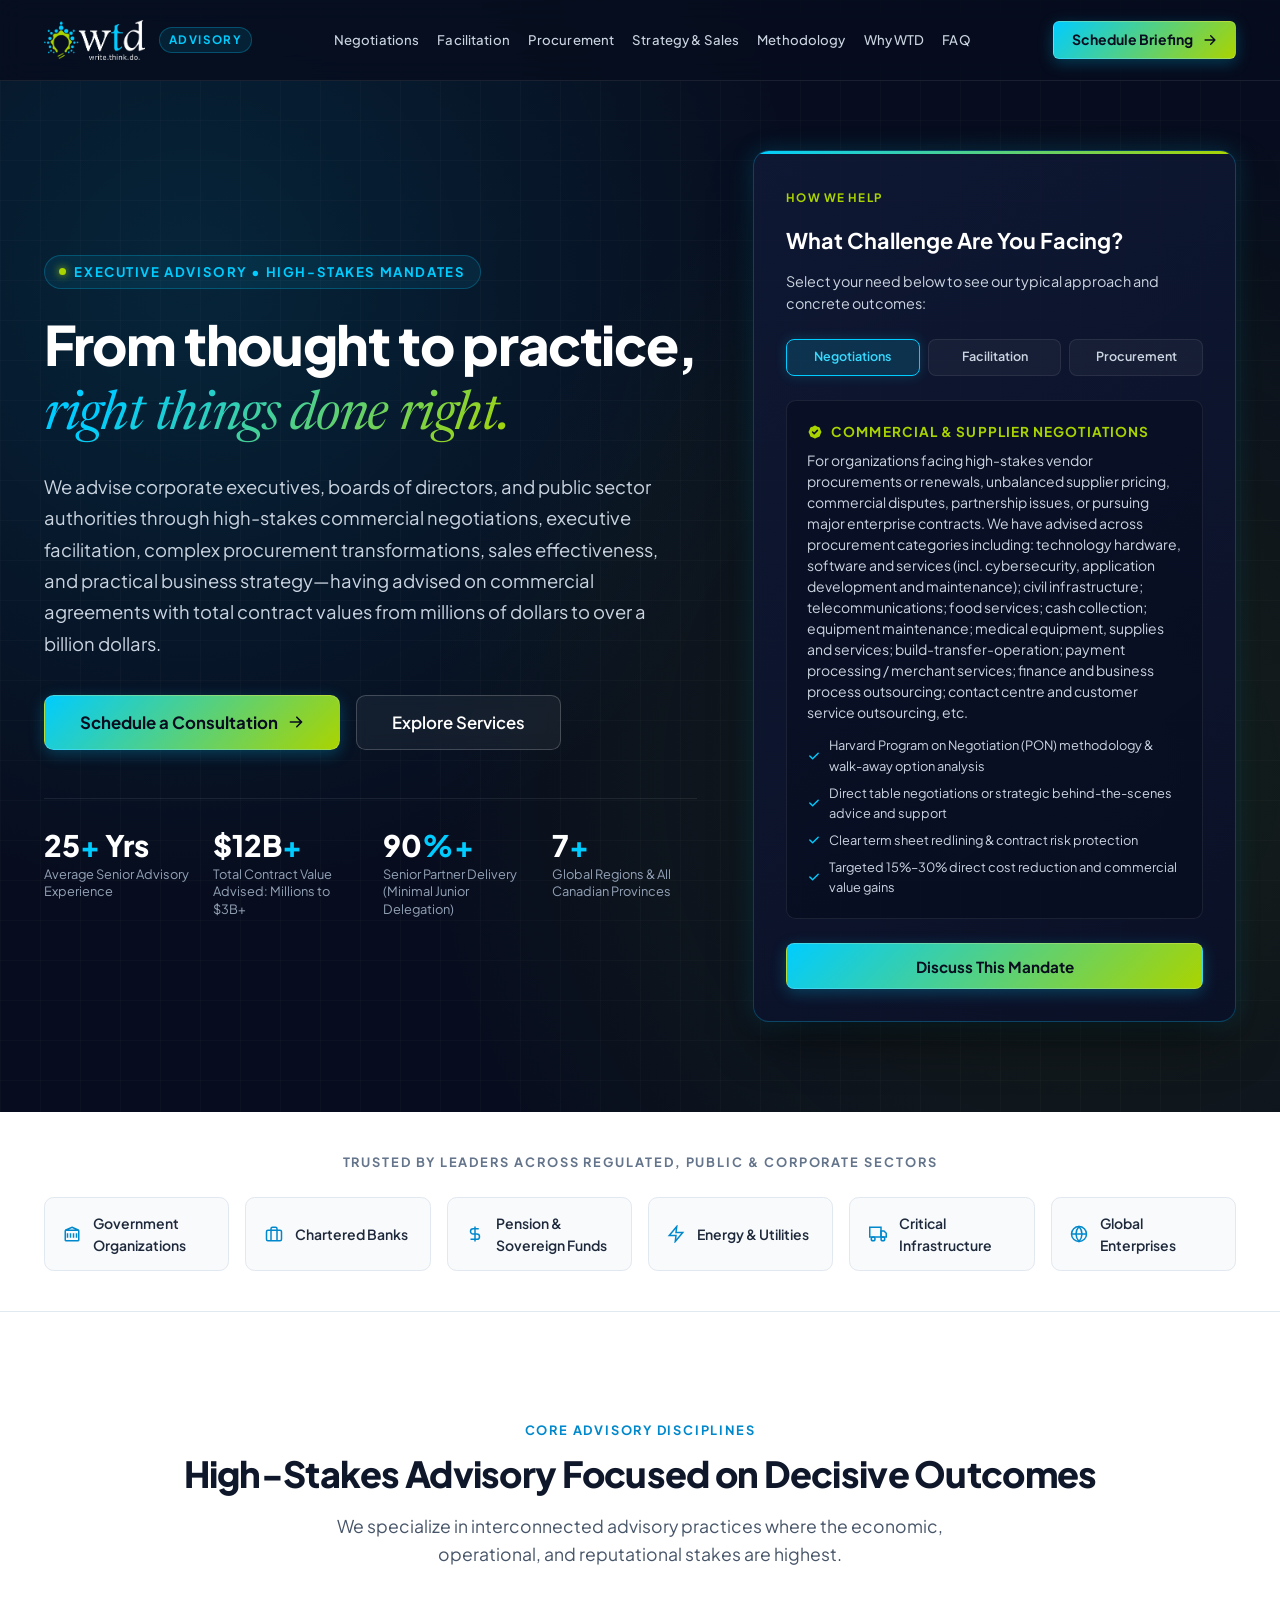
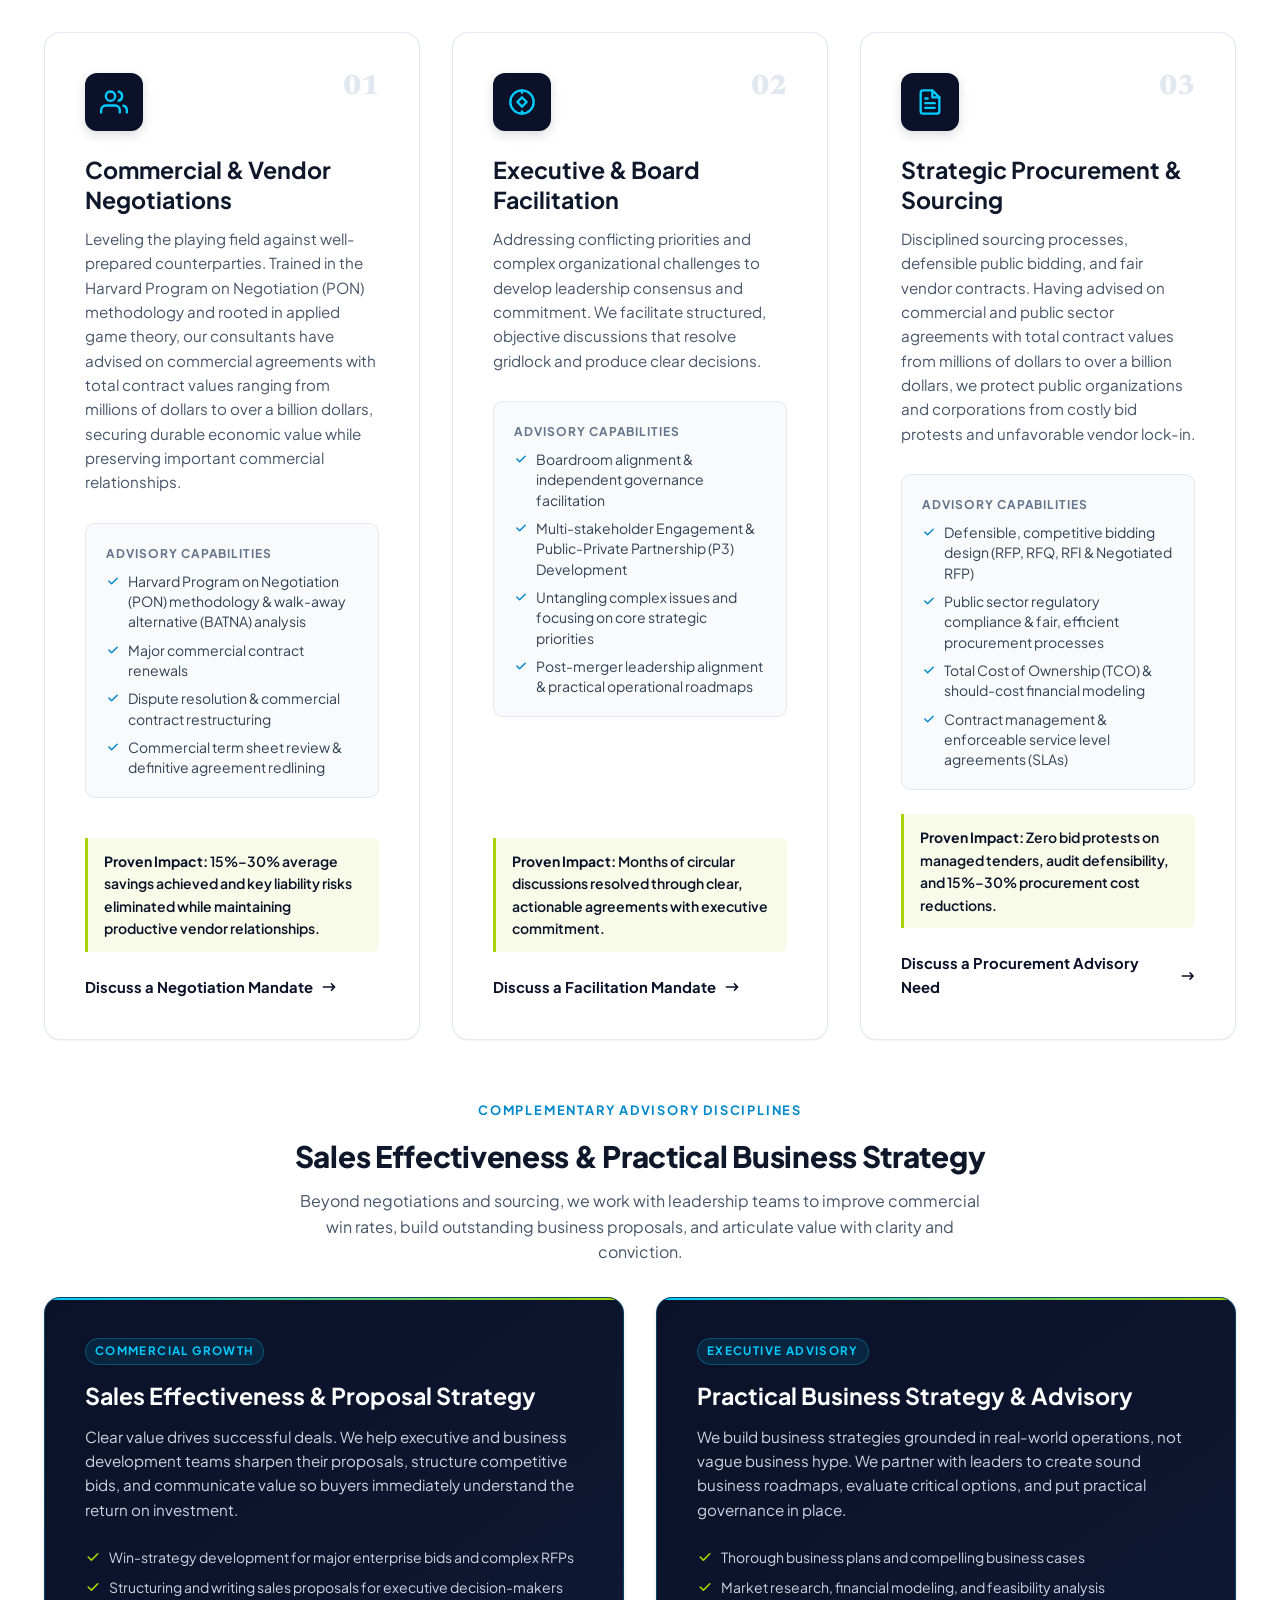
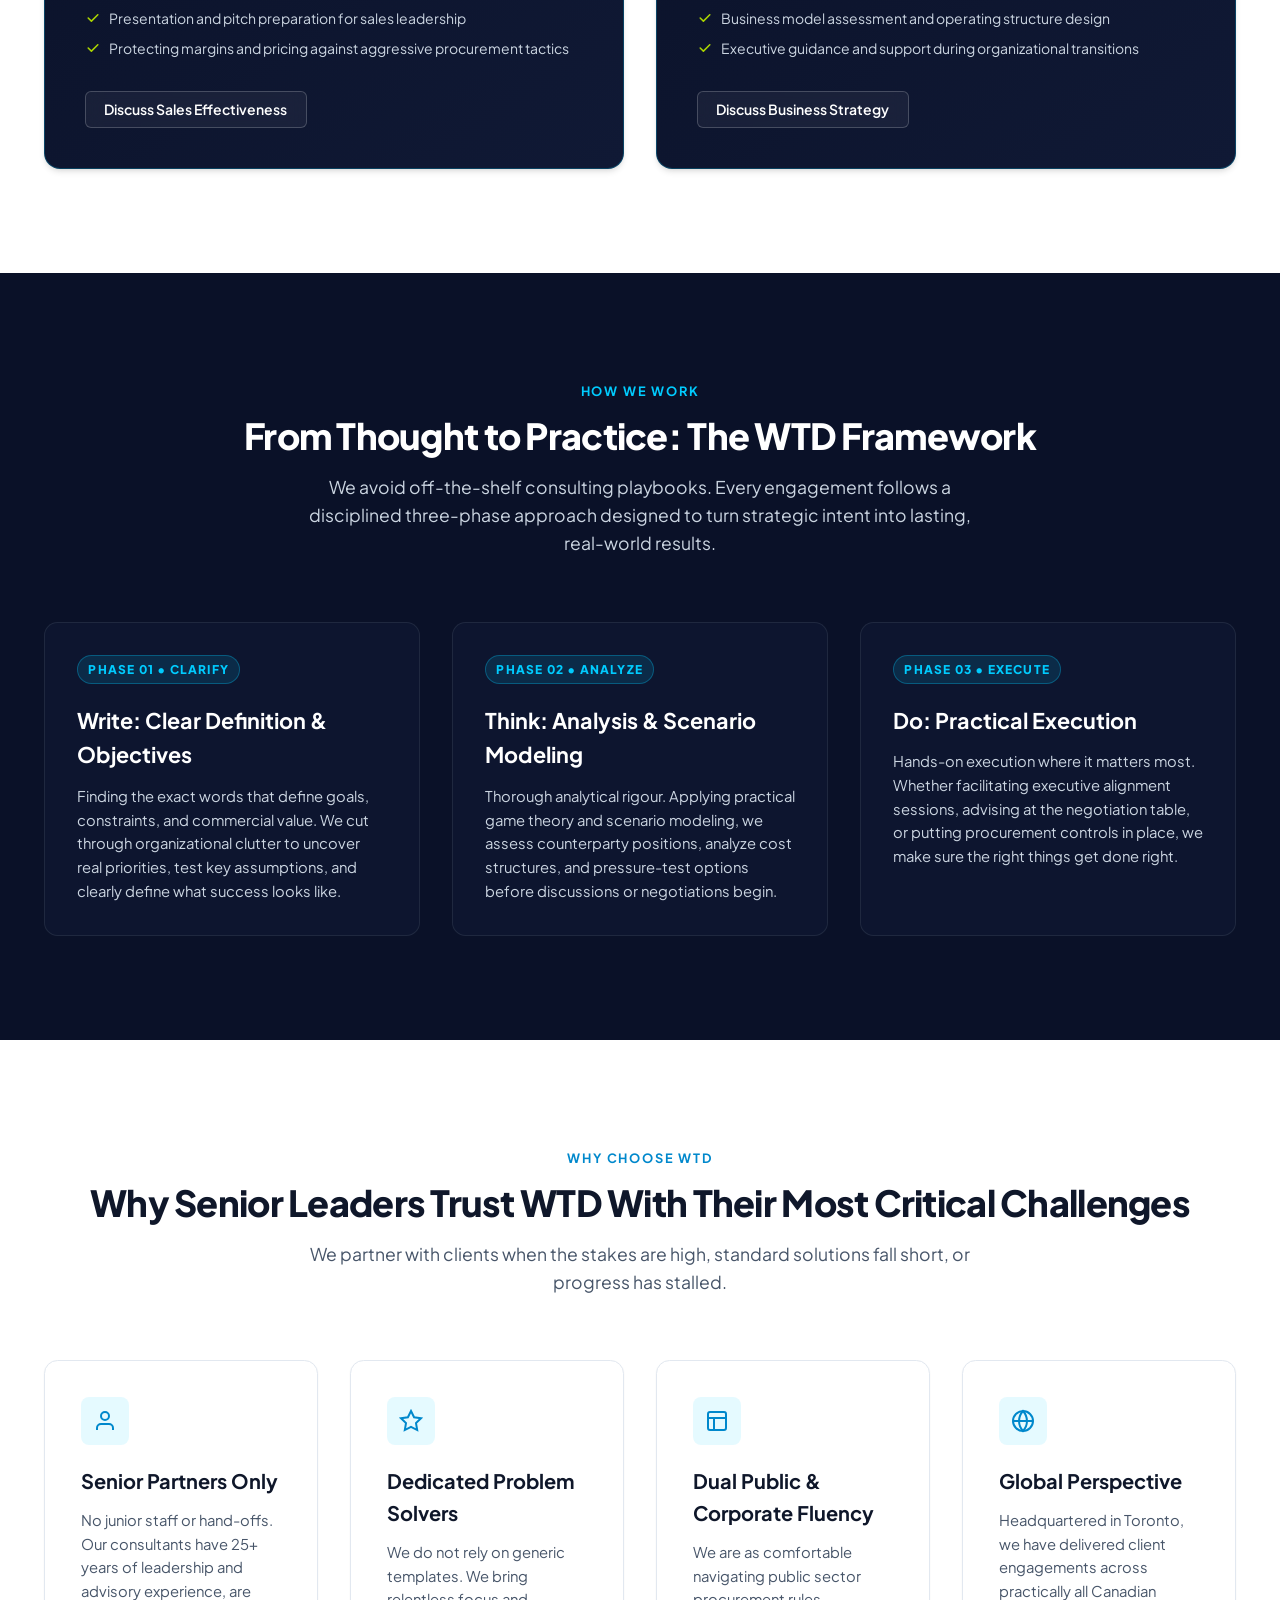
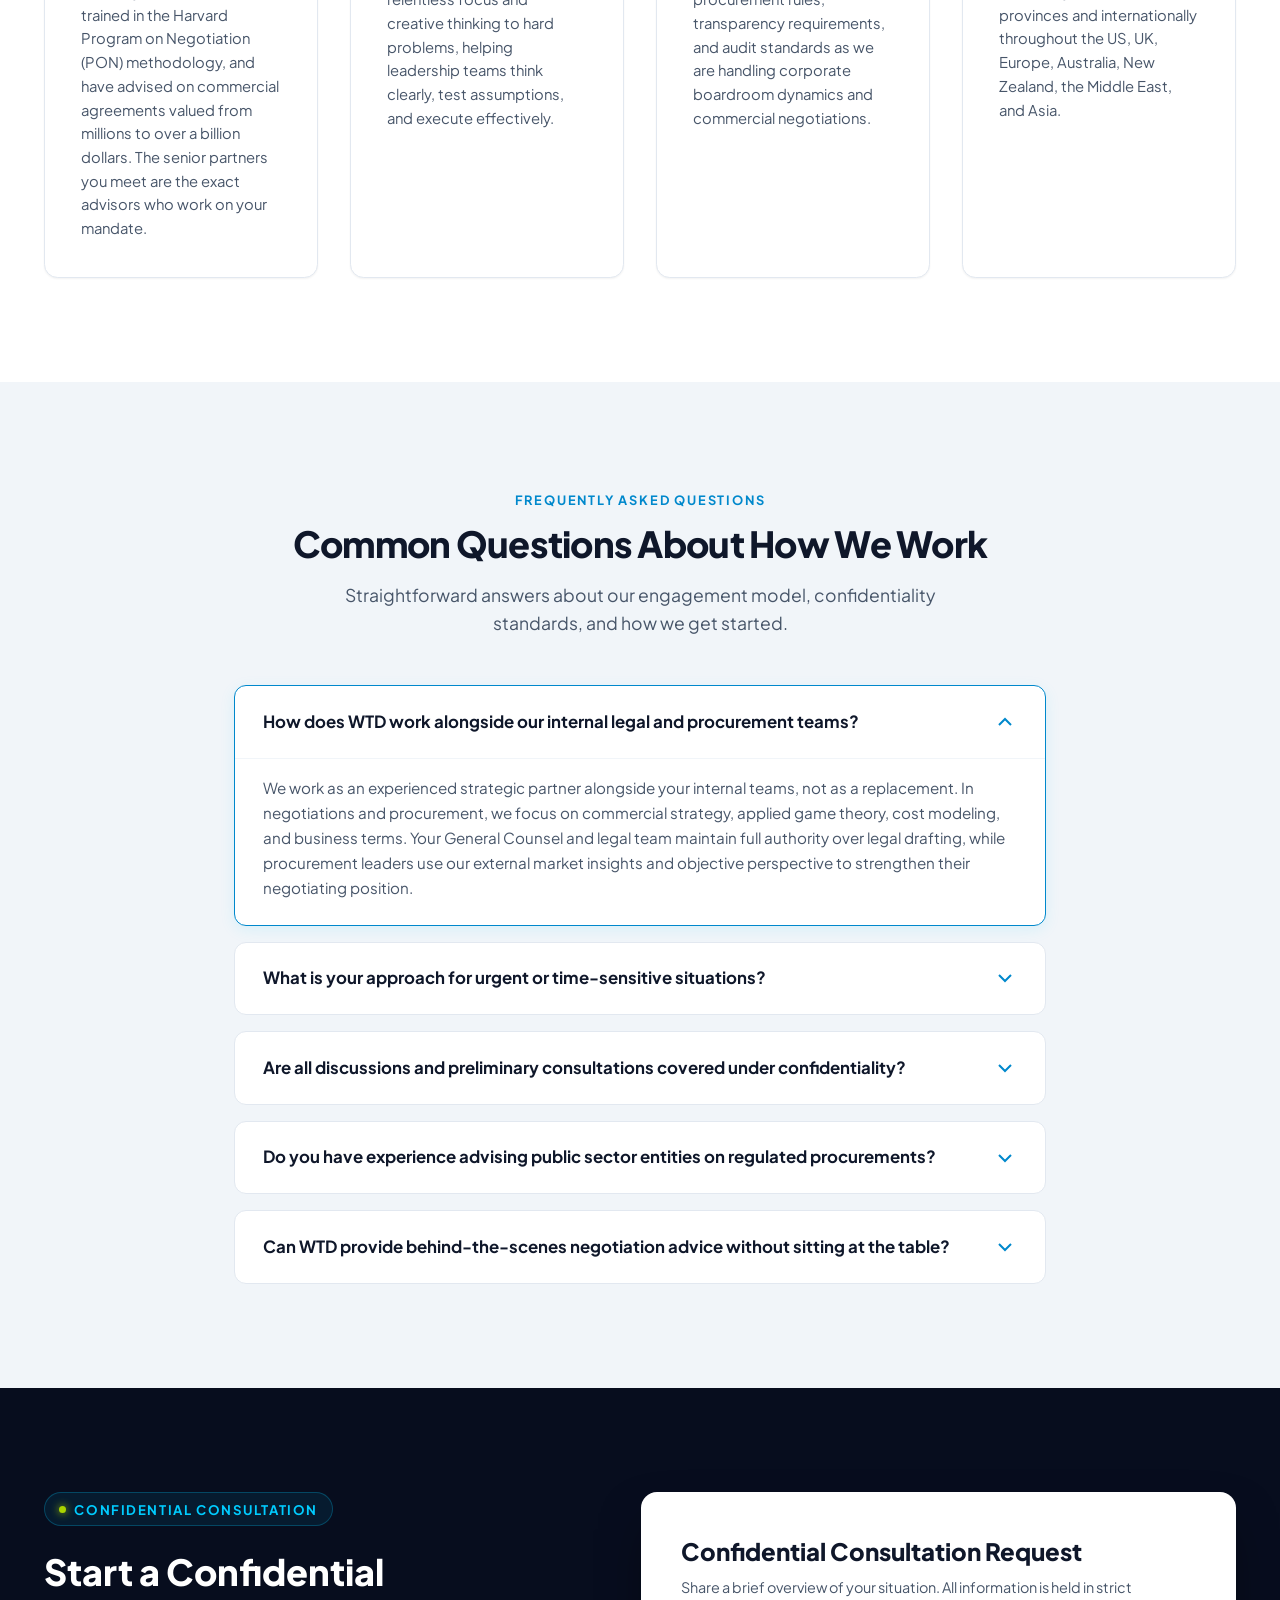
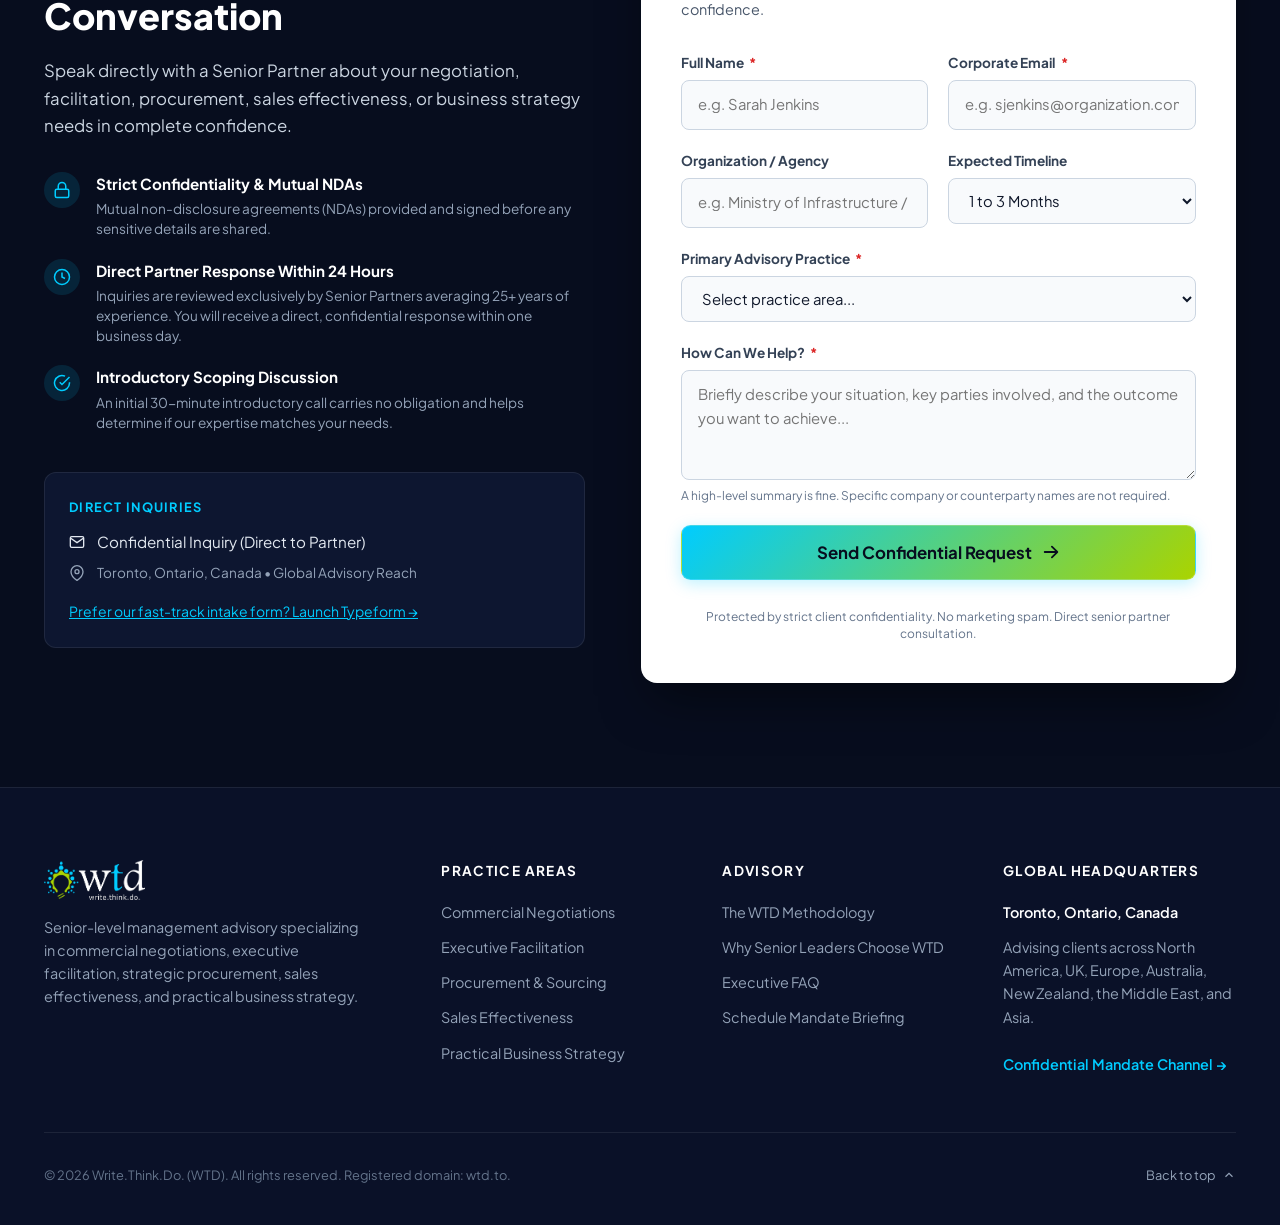
<file: index.html>
<!DOCTYPE html>
<html lang="en">
<head>
  <meta charset="UTF-8">
  <meta name="viewport" content="width=device-width, initial-scale=1.0">
  <meta http-equiv="X-UA-Compatible" content="ie=edge">
  
  <!-- Primary SEO Meta Tags -->
  <title>Write.Think.Do. (WTD) | Strategic Negotiations, Executive Facilitation, Procurement &amp; Business Strategy</title>
  <meta name="title" content="Write.Think.Do. (WTD) | Strategic Negotiations, Executive Facilitation, Procurement &amp; Business Strategy">
  <meta name="description" content="Senior-level management advisory specializing in commercial negotiations, executive facilitation, strategic procurement, sales effectiveness, and practical business strategy. Trusted by public authorities and corporate leaders for 25+ years.">
  <meta name="keywords" content="commercial negotiation advisory, executive facilitation, procurement advisory services, public sector RFP consultants, sales effectiveness, proposal strategy, practical business strategy, board alignment, game theory negotiations, Toronto management consultants, Write Think Do, WTD">
  <meta name="author" content="Write.Think.Do. (WTD)">
  <meta name="robots" content="index, follow">
  <link rel="canonical" href="https://wtd.to/">

  <!-- Open Graph / Facebook -->
  <meta property="og:type" content="website">
  <meta property="og:url" content="https://wtd.to/">
  <meta property="og:title" content="Write.Think.Do. (WTD) | Negotiations, Facilitation, Procurement &amp; Business Strategy">
  <meta property="og:description" content="Senior management advisory in commercial negotiations, executive facilitation, procurement advisory, sales effectiveness, and practical business strategy.">
  <meta property="og:image" content="https://wtd.to/images/to_bg_1920x1080.jpg">
  <meta property="og:site_name" content="Write.Think.Do. (WTD)">

  <!-- Twitter Card -->
  <meta name="twitter:card" content="summary_large_image">
  <meta name="twitter:url" content="https://wtd.to/">
  <meta name="twitter:title" content="Write.Think.Do. (WTD) | Negotiations, Facilitation, Procurement &amp; Business Strategy">
  <meta name="twitter:description" content="Senior-level management advisory in commercial negotiations, executive facilitation, procurement, sales effectiveness, and business strategy.">
  <meta name="twitter:image" content="https://wtd.to/images/to_bg_1920x1080.jpg">

  <!-- Theme & Mobile Icons -->
  <meta name="theme-color" content="#0a1128">
  <link rel="icon" type="image/png" href="images/wtd_white_100.png">
  <link rel="apple-touch-icon" href="images/wtd_white_100.png">

  <!-- Google Fonts: Plus Jakarta Sans & Newsreader -->
  <link rel="preconnect" href="https://fonts.googleapis.com">
  <link rel="preconnect" href="https://fonts.gstatic.com" crossorigin>
  <link href="https://fonts.googleapis.com/css2?family=Newsreader:ital,opsz,wght@0,6..72,400;0,6..72,600;0,6..72,700;1,6..72,400&family=Plus+Jakarta+Sans:wght@400;500;600;700;800&display=swap" rel="stylesheet">

  <!-- Main Bespoke Stylesheet -->
  <link rel="stylesheet" href="css/style.css">

  <!-- Schema.org JSON-LD Structured Data for Maximum SEO Authority -->
  <script type="application/ld+json">
  {
    "@context": "https://schema.org",
    "@graph": [
      {
        "@type": "ProfessionalService",
        "@id": "https://wtd.to/#organization",
        "name": "Write.Think.Do. (WTD)",
        "url": "https://wtd.to/",
        "logo": "https://wtd.to/images/wtd_white_100.png",
        "image": "https://wtd.to/images/to_bg_1920x1080.jpg",
        "description": "Boutique senior management consultancy advising on commercial negotiations, board & executive facilitation, strategic procurement, sales effectiveness, and practical business strategy. Consultants trained in the Harvard Program on Negotiation (PON) methodology, having advised on commercial agreements with total contract values from millions of dollars to over a billion dollars.",
        "address": {
          "@type": "PostalAddress",
          "addressLocality": "Toronto",
          "addressRegion": "Ontario",
          "addressCountry": "CA"
        },
        "geo": {
          "@type": "GeoCoordinates",
          "latitude": "43.6532",
          "longitude": "-79.3832"
        },
        "areaServed": [
          "Canada",
          "United States",
          "United Kingdom",
          "Europe",
          "Australia",
          "New Zealand",
          "Middle East",
          "Asia"
        ],
        "hasOfferCatalog": {
          "@type": "OfferCatalog",
          "name": "WTD Advisory Services",
          "itemListElement": [
            {
              "@type": "Offer",
              "itemOffered": {
                "@type": "Service",
                "name": "Commercial & High-Stakes Negotiation Advisory",
                "description": "Pre-negotiation scenario modeling incorporating game theory, Harvard Program on Negotiation (PON) methodology, BATNA leverage analysis, table negotiation representation, term sheet formulation, and vendor contract renegotiation."
              }
            },
            {
              "@type": "Offer",
              "itemOffered": {
                "@type": "Service",
                "name": "Executive & Boardroom Facilitation",
                "description": "Neutral multi-stakeholder consensus building, board mediation, executive alignment sessions, and complex decision governance."
              }
            },
            {
              "@type": "Offer",
              "itemOffered": {
                "@type": "Service",
                "name": "Strategic Sourcing & Procurement Advisory",
                "description": "Defensible public and private sector RFx architecture, statutory procurement compliance, vendor governance, and Total Cost of Ownership optimization."
              }
            },
            {
              "@type": "Offer",
              "itemOffered": {
                "@type": "Service",
                "name": "Sales Effectiveness & Proposal Strategy",
                "description": "Commercial win-strategy, high-stakes proposal development, value proposition design, and competitive pitch preparation."
              }
            },
            {
              "@type": "Offer",
              "itemOffered": {
                "@type": "Service",
                "name": "Practical Business Strategy & Advisory",
                "description": "Pragmatic business plan and business case formulation, operational decision-support, governance design, and executive coaching."
              }
            }
          ]
        }
      },
      {
        "@type": "FAQPage",
        "@id": "https://wtd.to/#faq",
        "mainEntity": [
          {
            "@type": "Question",
            "name": "How does WTD work alongside internal legal and procurement teams?",
            "acceptedAnswer": {
              "@type": "Answer",
              "text": "WTD acts as an experienced strategic partner alongside General Counsel and Chief Procurement Officers. We provide practical game theory analysis, commercial negotiation strategy, and business terms structuring, ensuring legal counsel and internal teams retain full oversight while achieving superior business outcomes."
            }
          },
          {
            "@type": "Question",
            "name": "What is the typical seniority of WTD consultants on client engagements?",
            "acceptedAnswer": {
              "@type": "Answer",
              "text": "Every WTD engagement is directly led and executed by senior advisors averaging 25+ years of executive and management consulting experience. We operate on a minimal-delegation model: the senior partners you consult are the exact practitioners who actively lead and execute the mandate."
            }
          },
          {
            "@type": "Question",
            "name": "Does WTD advise on public sector procurement subject to strict statutory standards?",
            "acceptedAnswer": {
              "@type": "Answer",
              "text": "Yes. WTD has an extensive track record advising Canadian federal and provincial ministries, crown corporations, municipalities, and public agencies on high-value procurements governed by statutory transparency, public procurement regulations, and competitive tendering standards, to enable audit defensibility and mitigate bid protests."
            }
          },
          {
            "@type": "Question",
            "name": "How rapidly can WTD deploy for an urgent negotiation or board facilitation mandate?",
            "acceptedAnswer": {
              "@type": "Answer",
              "text": "For critical time-sensitive mandates such as imminent supplier contract renewals or deadlocked board votes, our senior partners can mobilize within 24 to 48 hours for immediate game-theoretic preparation or executive facilitation design."
            }
          }
        ]
      },
      {
        "@type": "BreadcrumbList",
        "itemListElement": [
          {
            "@type": "ListItem",
            "position": 1,
            "name": "Home",
            "item": "https://wtd.to/"
          },
          {
            "@type": "ListItem",
            "position": 2,
            "name": "Negotiations Advisory",
            "item": "https://wtd.to/#negotiations"
          },
          {
            "@type": "ListItem",
            "position": 3,
            "name": "Executive Facilitation",
            "item": "https://wtd.to/#facilitation"
          },
          {
            "@type": "ListItem",
            "position": 4,
            "name": "Procurement Advisory",
            "item": "https://wtd.to/#procurement"
          },
          {
            "@type": "ListItem",
            "position": 5,
            "name": "Contact & Consultation",
            "item": "https://wtd.to/#contact"
          }
        ]
      }
    ]
  }
  </script>
</head>
<body>

  <!-- ========================================================================
       Header & Navigation
       ======================================================================== -->
  <header id="site-header" class="glass-nav" role="banner">
    <div class="container">
      <div class="nav-inner">
        
        <!-- Brand Logo & Badge -->
        <a href="#" class="brand-logo-wrap" aria-label="Write.Think.Do. (WTD) Homepage">
          <img src="images/wtd_white_100.png" alt="Write.Think.Do. (WTD) Advisory" class="brand-logo-img" width="130" height="51">
          <span class="brand-badge">Advisory</span>
        </a>

        <!-- Desktop Navigation Links -->
        <nav class="nav-links" aria-label="Main Navigation">
          <a href="#negotiations" class="nav-link">Negotiations</a>
          <a href="#facilitation" class="nav-link">Facilitation</a>
          <a href="#procurement" class="nav-link">Procurement</a>
          <a href="#strategy-sales" class="nav-link">Strategy &amp; Sales</a>
          <a href="#methodology" class="nav-link">Methodology</a>
          <a href="#why-wtd" class="nav-link">Why WTD</a>
          <a href="#faq" class="nav-link">FAQ</a>
        </nav>

        <!-- Right Header Action -->
        <div class="nav-actions">
          <a href="#contact" class="btn btn-sm btn-gold">
            <span>Schedule Briefing</span>
            <svg width="14" height="14" viewBox="0 0 20 20" fill="currentColor" aria-hidden="true">
              <path fill-rule="evenodd" d="M10.293 3.293a1 1 0 011.414 0l6 6a1 1 0 010 1.414l-6 6a1 1 0 01-1.414-1.414L14.586 11H3a1 1 0 110-2h11.586l-4.293-4.293a1 1 0 010-1.414z" clip-rule="evenodd"/>
            </svg>
          </a>

          <!-- Mobile Hamburger Toggle -->
          <button id="mobile-toggle" class="mobile-nav-toggle" aria-label="Toggle navigation menu" aria-expanded="false" aria-controls="mobile-menu">
            <svg width="22" height="22" viewBox="0 0 24 24" fill="none" stroke="currentColor" stroke-width="2" stroke-linecap="round" stroke-linejoin="round" aria-hidden="true">
              <line x1="3" y1="12" x2="21" y2="12"></line>
              <line x1="3" y1="6" x2="21" y2="6"></line>
              <line x1="3" y1="18" x2="21" y2="18"></line>
            </svg>
          </button>
        </div>

      </div>
    </div>

    <!-- Mobile Drawer Menu -->
    <div id="mobile-menu" class="mobile-menu" aria-hidden="true">
      <ul class="mobile-menu-links">
        <li><a href="#practices" class="mobile-menu-link">Practice Areas Overview</a></li>
        <li><a href="#negotiations" class="mobile-menu-link">Commercial Negotiations</a></li>
        <li><a href="#facilitation" class="mobile-menu-link">Executive &amp; Board Facilitation</a></li>
        <li><a href="#procurement" class="mobile-menu-link">Strategic Procurement Advisory</a></li>
        <li><a href="#strategy-sales" class="mobile-menu-link">Strategy &amp; Sales Effectiveness</a></li>
        <li><a href="#methodology" class="mobile-menu-link">The WTD Methodology</a></li>
        <li><a href="#why-wtd" class="mobile-menu-link">The WTD Advantage</a></li>
        <li><a href="#faq" class="mobile-menu-link">Executive FAQ</a></li>
        <li><a href="#contact" class="mobile-menu-link text-gold font-bold">Schedule a Consultation</a></li>
      </ul>
    </div>
  </header>

  <!-- ========================================================================
       Hero Section
       ======================================================================== -->
  <main id="main-content">
    <section class="hero-section" aria-labelledby="hero-title">
      <div class="hero-bg-texture" aria-hidden="true"></div>
      <div class="hero-grid-pattern" aria-hidden="true"></div>

      <div class="container">
        <div class="hero-content-wrap">
          
          <!-- Left Column: Executive Value Proposition -->
          <div class="hero-text-col">
            <div class="hero-eyebrow">
              <span class="dot"></span>
              <span>Executive Advisory &bull; High-Stakes Mandates</span>
            </div>

            <h1 id="hero-title" class="hero-title">
              From thought to practice, <br>
              <span class="serif-highlight">right things done right.</span>
            </h1>

            <p class="hero-lead">
              We advise corporate executives, boards of directors, and public sector authorities through high-stakes commercial negotiations, executive facilitation, complex procurement transformations, sales effectiveness, and practical business strategy&mdash;having advised on commercial agreements with total contract values from millions of dollars to over a billion dollars.
            </p>

            <div class="hero-cta-group">
              <a href="#contact" class="btn btn-lg btn-gold">
                <span>Schedule a Consultation</span>
                <svg width="16" height="16" viewBox="0 0 20 20" fill="currentColor" aria-hidden="true">
                  <path fill-rule="evenodd" d="M10.293 3.293a1 1 0 011.414 0l6 6a1 1 0 010 1.414l-6 6a1 1 0 01-1.414-1.414L14.586 11H3a1 1 0 110-2h11.586l-4.293-4.293a1 1 0 010-1.414z" clip-rule="evenodd"/>
                </svg>
              </a>
              <a href="#practices" class="btn btn-lg btn-outline-light">
                <span>Explore Services</span>
              </a>
            </div>

            <!-- Quantitative Trust Signals -->
            <div class="hero-proof-stats">
              <div class="stat-item">
                <div class="stat-num">25<span>+</span> Yrs</div>
                <div class="stat-label">Average Senior Advisory Experience</div>
              </div>
              <div class="stat-item">
                <div class="stat-num">$12B<span>+</span></div>
                <div class="stat-label">Total Contract Value Advised: Millions to $3B+</div>
              </div>
              <div class="stat-item">
                <div class="stat-num">90<span>%+</span></div>
                <div class="stat-label">Senior Partner Delivery (Minimal Junior Delegation)</div>
              </div>
              <div class="stat-item">
                <div class="stat-num">7<span>+</span></div>
                <div class="stat-label">Global Regions &amp; All Canadian Provinces</div>
              </div>
            </div>
          </div>

          <!-- Right Column: Interactive Mandate Diagnostic Card -->
          <div class="hero-card-col">
            <div class="hero-card">
              <span class="card-badge">How We Help</span>
              <h2 class="card-heading">What Challenge Are You Facing?</h2>
              <p class="card-desc">
                Select your need below to see our typical approach and concrete outcomes:
              </p>

              <!-- Diagnostic Selector Tabs -->
              <div class="diagnostic-tabs" role="tablist" aria-label="Challenge selection">
                <button type="button" class="diag-tab-btn active" data-track="negotiations" role="tab" aria-selected="true" id="tab-neg">
                  Negotiations
                </button>
                <button type="button" class="diag-tab-btn" data-track="facilitation" role="tab" aria-selected="false" id="tab-fac">
                  Facilitation
                </button>
                <button type="button" class="diag-tab-btn" data-track="procurement" role="tab" aria-selected="false" id="tab-proc">
                  Procurement
                </button>
              </div>

              <!-- Diagnostic Live Result Box -->
              <div class="diag-result-box" aria-live="polite">
                <h3 id="diag-title" class="diag-result-title">
                  <svg width="16" height="16" viewBox="0 0 20 20" fill="currentColor" aria-hidden="true">
                    <path fill-rule="evenodd" d="M6.267 3.455a3.066 3.066 0 001.745-.723 3.066 3.066 0 013.976 0 3.066 3.066 0 001.745.723 3.066 3.066 0 012.812 2.812c.051.643.304 1.254.723 1.745a3.066 3.066 0 010 3.976 3.066 3.066 0 00-.723 1.745 3.066 3.066 0 01-2.812 2.812 3.066 3.066 0 00-1.745.723 3.066 3.066 0 01-3.976 0 3.066 3.066 0 00-1.745-.723 3.066 3.066 0 01-2.812-2.812 3.066 3.066 0 00-.723-1.745 3.066 3.066 0 010-3.976 3.066 3.066 0 00.723-1.745 3.066 3.066 0 012.812-2.812zm7.44 5.252a1 1 0 00-1.414-1.414L9 10.586 7.707 9.293a1 1 0 00-1.414 1.414l2 2a1 1 0 001.414 0l4-4z" clip-rule="evenodd"/>
                  </svg>
                  Commercial &amp; Supplier Negotiations
                </h3>
                <p id="diag-text" class="diag-result-text">
                  For organizations facing high-stakes vendor procurements or renewals, unbalanced supplier pricing, commercial disputes, partnership issues, or pursuing major enterprise contracts. We have advised across procurement categories including: technology hardware, software and services (incl. cybersecurity, application development and maintenance); civil infrastructure; telecommunications; food services; cash collection; equipment maintenance; medical equipment, supplies and services; build-transfer-operation; payment processing / merchant services; finance and business process outsourcing; contact centre and customer service outsourcing, etc.
                </p>
                <ul id="diag-checklist" class="diag-checklist">
                  <li>
                    <svg width="14" height="14" viewBox="0 0 20 20" fill="currentColor" aria-hidden="true">
                      <path fill-rule="evenodd" d="M16.707 5.293a1 1 0 010 1.414l-8 8a1 1 0 01-1.414 0l-4-4a1 1 0 011.414-1.414L8 12.586l7.293-7.293a1 1 0 011.414 0z" clip-rule="evenodd"/>
                    </svg>
                    <span>Harvard Program on Negotiation (PON) methodology &amp; walk-away option analysis</span>
                  </li>
                  <li>
                    <svg width="14" height="14" viewBox="0 0 20 20" fill="currentColor" aria-hidden="true">
                      <path fill-rule="evenodd" d="M16.707 5.293a1 1 0 010 1.414l-8 8a1 1 0 01-1.414 0l-4-4a1 1 0 011.414-1.414L8 12.586l7.293-7.293a1 1 0 011.414 0z" clip-rule="evenodd"/>
                    </svg>
                    <span>Direct table negotiations or strategic behind-the-scenes advice and support</span>
                  </li>
                  <li>
                    <svg width="14" height="14" viewBox="0 0 20 20" fill="currentColor" aria-hidden="true">
                      <path fill-rule="evenodd" d="M16.707 5.293a1 1 0 010 1.414l-8 8a1 1 0 01-1.414 0l-4-4a1 1 0 011.414-1.414L8 12.586l7.293-7.293a1 1 0 011.414 0z" clip-rule="evenodd"/>
                    </svg>
                    <span>Clear term sheet redlining &amp; contract risk protection</span>
                  </li>
                  <li>
                    <svg width="14" height="14" viewBox="0 0 20 20" fill="currentColor" aria-hidden="true">
                      <path fill-rule="evenodd" d="M16.707 5.293a1 1 0 010 1.414l-8 8a1 1 0 01-1.414 0l-4-4a1 1 0 011.414-1.414L8 12.586l7.293-7.293a1 1 0 011.414 0z" clip-rule="evenodd"/>
                    </svg>
                    <span>Targeted 15%–30% direct cost reduction and commercial value gains</span>
                  </li>
                </ul>
              </div>

              <button type="button" id="diag-cta-btn" class="btn btn-gold" style="width: 100%;" data-target-area="negotiations">
                Discuss This Mandate
              </button>
            </div>
          </div>

        </div>
      </div>
    </section>

    <!-- ========================================================================
         Credibility & Sector Authority Bar
         ======================================================================== -->
    <section class="authority-bar" aria-labelledby="authority-title">
      <div class="container">
        <h2 id="authority-title" class="authority-title">Trusted By Leaders Across Regulated, Public &amp; Corporate Sectors</h2>
        <div class="sectors-grid">
          <div class="sector-chip">
            <svg width="18" height="18" viewBox="0 0 24 24" fill="none" stroke="currentColor" stroke-width="2" aria-hidden="true">
              <path d="M3 21h18M3 7v14M21 7v14M6 11v6M10 11v6M14 11v6M18 11v6M12 3l9 4H3l9-4z"/>
            </svg>
            <span>Government Organizations</span>
          </div>
          <div class="sector-chip">
            <svg width="18" height="18" viewBox="0 0 24 24" fill="none" stroke="currentColor" stroke-width="2" aria-hidden="true">
              <rect x="2" y="7" width="20" height="14" rx="2" ry="2"/>
              <path d="M16 21V5a2 2 0 0 0-2-2h-4a2 2 0 0 0-2 2v16"/>
            </svg>
            <span>Chartered Banks</span>
          </div>
          <div class="sector-chip">
            <svg width="18" height="18" viewBox="0 0 24 24" fill="none" stroke="currentColor" stroke-width="2" aria-hidden="true">
              <path d="M12 2v20M17 5H9.5a3.5 3.5 0 0 0 0 7h5a3.5 3.5 0 0 1 0 7H6"/>
            </svg>
            <span>Pension &amp; Sovereign Funds</span>
          </div>
          <div class="sector-chip">
            <svg width="18" height="18" viewBox="0 0 24 24" fill="none" stroke="currentColor" stroke-width="2" aria-hidden="true">
              <polygon points="13 2 3 14 12 14 11 22 21 10 12 10 13 2"/>
            </svg>
            <span>Energy &amp; Utilities</span>
          </div>
          <div class="sector-chip">
            <svg width="18" height="18" viewBox="0 0 24 24" fill="none" stroke="currentColor" stroke-width="2" aria-hidden="true">
              <rect x="1" y="3" width="15" height="13"/>
              <polygon points="16 8 20 8 23 11 23 16 16 16 8"/>
              <circle cx="5.5" cy="18.5" r="2.5"/>
              <circle cx="18.5" cy="18.5" r="2.5"/>
            </svg>
            <span>Critical Infrastructure</span>
          </div>
          <div class="sector-chip">
            <svg width="18" height="18" viewBox="0 0 24 24" fill="none" stroke="currentColor" stroke-width="2" aria-hidden="true">
              <circle cx="12" cy="12" r="10"/>
              <line x1="2" y1="12" x2="22" y2="12"/>
              <path d="M12 2a15.3 15.3 0 0 1 4 10 15.3 15.3 0 0 1-4 10 15.3 15.3 0 0 1-4-10 15.3 15.3 0 0 1 4-10z"/>
            </svg>
            <span>Global Enterprises</span>
          </div>
        </div>
      </div>
    </section>

    <!-- ========================================================================
         Core Practice Areas (Negotiations, Facilitation, Procurement)
         ======================================================================== -->
    <section id="practices" class="section section-light" aria-labelledby="practices-heading">
      <div class="container">
        <div class="section-header">
          <span class="section-eyebrow">Core Advisory Disciplines</span>
          <h2 id="practices-heading" class="section-heading">High-Stakes Advisory Focused on Decisive Outcomes</h2>
          <p class="section-desc">
            We specialize in interconnected advisory practices where the economic, operational, and reputational stakes are highest.
          </p>
        </div>

        <div class="practice-grid">
          
          <!-- Pillar 1: Negotiations Advisory -->
          <article id="negotiations" class="practice-card" aria-labelledby="p1-title">
            <span class="practice-num" aria-hidden="true">01</span>
            <div class="practice-icon-box">
              <svg width="28" height="28" viewBox="0 0 24 24" fill="none" stroke="currentColor" stroke-width="2" stroke-linecap="round" stroke-linejoin="round" aria-hidden="true">
                <path d="M17 21v-2a4 4 0 0 0-4-4H5a4 4 0 0 0-4 4v2"/>
                <circle cx="9" cy="7" r="4"/>
                <path d="M23 21v-2a4 4 0 0 0-3-3.87"/>
                <path d="M16 3.13a4 4 0 0 1 0 7.75"/>
              </svg>
            </div>

            <h3 id="p1-title" class="practice-card-title">Commercial &amp; Vendor Negotiations</h3>
            <p class="practice-card-desc">
              Leveling the playing field against well-prepared counterparties. Trained in the Harvard Program on Negotiation (PON) methodology and rooted in applied game theory, our consultants have advised on commercial agreements with total contract values ranging from millions of dollars to over a billion dollars, securing durable economic value while preserving important commercial relationships.
            </p>

            <div class="practice-detail-block">
              <div class="practice-detail-label">Advisory Capabilities</div>
              <ul class="practice-feature-list">
                <li>
                  <svg width="14" height="14" viewBox="0 0 20 20" fill="currentColor" aria-hidden="true">
                    <path fill-rule="evenodd" d="M16.707 5.293a1 1 0 010 1.414l-8 8a1 1 0 01-1.414 0l-4-4a1 1 0 011.414-1.414L8 12.586l7.293-7.293a1 1 0 011.414 0z" clip-rule="evenodd"/>
                  </svg>
                  <span>Harvard Program on Negotiation (PON) methodology &amp; walk-away alternative (BATNA) analysis</span>
                </li>
                <li>
                  <svg width="14" height="14" viewBox="0 0 20 20" fill="currentColor" aria-hidden="true">
                    <path fill-rule="evenodd" d="M16.707 5.293a1 1 0 010 1.414l-8 8a1 1 0 01-1.414 0l-4-4a1 1 0 011.414-1.414L8 12.586l7.293-7.293a1 1 0 011.414 0z" clip-rule="evenodd"/>
                  </svg>
                  <span>Major commercial contract renewals</span>
                </li>
                <li>
                  <svg width="14" height="14" viewBox="0 0 20 20" fill="currentColor" aria-hidden="true">
                    <path fill-rule="evenodd" d="M16.707 5.293a1 1 0 010 1.414l-8 8a1 1 0 01-1.414 0l-4-4a1 1 0 011.414-1.414L8 12.586l7.293-7.293a1 1 0 011.414 0z" clip-rule="evenodd"/>
                  </svg>
                  <span>Dispute resolution &amp; commercial contract restructuring</span>
                </li>
                <li>
                  <svg width="14" height="14" viewBox="0 0 20 20" fill="currentColor" aria-hidden="true">
                    <path fill-rule="evenodd" d="M16.707 5.293a1 1 0 010 1.414l-8 8a1 1 0 01-1.414 0l-4-4a1 1 0 011.414-1.414L8 12.586l7.293-7.293a1 1 0 011.414 0z" clip-rule="evenodd"/>
                  </svg>
                  <span>Commercial term sheet review &amp; definitive agreement redlining</span>
                </li>
              </ul>
            </div>

            <div class="practice-outcome">
              <strong>Proven Impact:</strong> 15%–30% average savings achieved and key liability risks eliminated while maintaining productive vendor relationships.
            </div>

            <a href="#contact" class="practice-action-link" data-jump-contact="negotiations">
              <span>Discuss a Negotiation Mandate</span>
              <svg width="16" height="16" viewBox="0 0 20 20" fill="currentColor" aria-hidden="true">
                <path fill-rule="evenodd" d="M12.293 5.293a1 1 0 011.414 0l4 4a1 1 0 010 1.414l-4 4a1 1 0 01-1.414-1.414L14.586 11H3a1 1 0 110-2h11.586l-2.293-2.293a1 1 0 010-1.414z" clip-rule="evenodd"/>
              </svg>
            </a>
          </article>

          <!-- Pillar 2: Facilitations & Consensus Building -->
          <article id="facilitation" class="practice-card" aria-labelledby="p2-title">
            <span class="practice-num" aria-hidden="true">02</span>
            <div class="practice-icon-box">
              <svg width="28" height="28" viewBox="0 0 24 24" fill="none" stroke="currentColor" stroke-width="2" stroke-linecap="round" stroke-linejoin="round" aria-hidden="true">
                <circle cx="12" cy="12" r="10"/>
                <polygon points="12 8 8 12 12 16 16 12 12 8"/>
                <line x1="12" y1="2" x2="12" y2="4"/>
                <line x1="12" y1="20" x2="12" y2="22"/>
              </svg>
            </div>

            <h3 id="p2-title" class="practice-card-title">Executive &amp; Board Facilitation</h3>
            <p class="practice-card-desc">
              Addressing conflicting priorities and complex organizational challenges to develop leadership consensus and commitment. We facilitate structured, objective discussions that resolve gridlock and produce clear decisions.
            </p>

            <div class="practice-detail-block">
              <div class="practice-detail-label">Advisory Capabilities</div>
              <ul class="practice-feature-list">
                <li>
                  <svg width="14" height="14" viewBox="0 0 20 20" fill="currentColor" aria-hidden="true">
                    <path fill-rule="evenodd" d="M16.707 5.293a1 1 0 010 1.414l-8 8a1 1 0 01-1.414 0l-4-4a1 1 0 011.414-1.414L8 12.586l7.293-7.293a1 1 0 011.414 0z" clip-rule="evenodd"/>
                  </svg>
                  <span>Boardroom alignment &amp; independent governance facilitation</span>
                </li>
                <li>
                  <svg width="14" height="14" viewBox="0 0 20 20" fill="currentColor" aria-hidden="true">
                    <path fill-rule="evenodd" d="M16.707 5.293a1 1 0 010 1.414l-8 8a1 1 0 01-1.414 0l-4-4a1 1 0 011.414-1.414L8 12.586l7.293-7.293a1 1 0 011.414 0z" clip-rule="evenodd"/>
                  </svg>
                  <span>Multi-stakeholder Engagement &amp; Public-Private Partnership (P3) Development</span>
                </li>
                <li>
                  <svg width="14" height="14" viewBox="0 0 20 20" fill="currentColor" aria-hidden="true">
                    <path fill-rule="evenodd" d="M16.707 5.293a1 1 0 010 1.414l-8 8a1 1 0 01-1.414 0l-4-4a1 1 0 011.414-1.414L8 12.586l7.293-7.293a1 1 0 011.414 0z" clip-rule="evenodd"/>
                  </svg>
                  <span>Untangling complex issues and focusing on core strategic priorities</span>
                </li>
                <li>
                  <svg width="14" height="14" viewBox="0 0 20 20" fill="currentColor" aria-hidden="true">
                    <path fill-rule="evenodd" d="M16.707 5.293a1 1 0 010 1.414l-8 8a1 1 0 01-1.414 0l-4-4a1 1 0 011.414-1.414L8 12.586l7.293-7.293a1 1 0 011.414 0z" clip-rule="evenodd"/>
                  </svg>
                  <span>Post-merger leadership alignment &amp; practical operational roadmaps</span>
                </li>
              </ul>
            </div>

            <div class="practice-outcome">
              <strong>Proven Impact:</strong> Months of circular discussions resolved through clear, actionable agreements with executive commitment.
            </div>

            <a href="#contact" class="practice-action-link" data-jump-contact="facilitation">
              <span>Discuss a Facilitation Mandate</span>
              <svg width="16" height="16" viewBox="0 0 20 20" fill="currentColor" aria-hidden="true">
                <path fill-rule="evenodd" d="M12.293 5.293a1 1 0 011.414 0l4 4a1 1 0 010 1.414l-4 4a1 1 0 01-1.414-1.414L14.586 11H3a1 1 0 110-2h11.586l-2.293-2.293a1 1 0 010-1.414z" clip-rule="evenodd"/>
              </svg>
            </a>
          </article>

          <!-- Pillar 3: Procurement Advisory -->
          <article id="procurement" class="practice-card" aria-labelledby="p3-title">
            <span class="practice-num" aria-hidden="true">03</span>
            <div class="practice-icon-box">
              <svg width="28" height="28" viewBox="0 0 24 24" fill="none" stroke="currentColor" stroke-width="2" stroke-linecap="round" stroke-linejoin="round" aria-hidden="true">
                <path d="M14 2H6a2 2 0 0 0-2 2v16a2 2 0 0 0 2 2h12a2 2 0 0 0 2-2V8z"/>
                <polyline points="14 2 14 8 20 8"/>
                <line x1="16" y1="13" x2="8" y2="13"/>
                <line x1="16" y1="17" x2="8" y2="17"/>
                <polyline points="10 9 9 9 8 9"/>
              </svg>
            </div>

            <h3 id="p3-title" class="practice-card-title">Strategic Procurement &amp; Sourcing</h3>
            <p class="practice-card-desc">
              Disciplined sourcing processes, defensible public bidding, and fair vendor contracts. Having advised on commercial and public sector agreements with total contract values from millions of dollars to over a billion dollars, we protect public organizations and corporations from costly bid protests and unfavorable vendor lock-in.
            </p>

            <div class="practice-detail-block">
              <div class="practice-detail-label">Advisory Capabilities</div>
              <ul class="practice-feature-list">
                <li>
                  <svg width="14" height="14" viewBox="0 0 20 20" fill="currentColor" aria-hidden="true">
                    <path fill-rule="evenodd" d="M16.707 5.293a1 1 0 010 1.414l-8 8a1 1 0 01-1.414 0l-4-4a1 1 0 011.414-1.414L8 12.586l7.293-7.293a1 1 0 011.414 0z" clip-rule="evenodd"/>
                  </svg>
                  <span>Defensible, competitive bidding design (RFP, RFQ, RFI &amp; Negotiated RFP)</span>
                </li>
                <li>
                  <svg width="14" height="14" viewBox="0 0 20 20" fill="currentColor" aria-hidden="true">
                    <path fill-rule="evenodd" d="M16.707 5.293a1 1 0 010 1.414l-8 8a1 1 0 01-1.414 0l-4-4a1 1 0 011.414-1.414L8 12.586l7.293-7.293a1 1 0 011.414 0z" clip-rule="evenodd"/>
                  </svg>
                  <span>Public sector regulatory compliance &amp; fair, efficient procurement processes</span>
                </li>
                <li>
                  <svg width="14" height="14" viewBox="0 0 20 20" fill="currentColor" aria-hidden="true">
                    <path fill-rule="evenodd" d="M16.707 5.293a1 1 0 010 1.414l-8 8a1 1 0 01-1.414 0l-4-4a1 1 0 011.414-1.414L8 12.586l7.293-7.293a1 1 0 011.414 0z" clip-rule="evenodd"/>
                  </svg>
                  <span>Total Cost of Ownership (TCO) &amp; should-cost financial modeling</span>
                </li>
                <li>
                  <svg width="14" height="14" viewBox="0 0 20 20" fill="currentColor" aria-hidden="true">
                    <path fill-rule="evenodd" d="M16.707 5.293a1 1 0 010 1.414l-8 8a1 1 0 01-1.414 0l-4-4a1 1 0 011.414-1.414L8 12.586l7.293-7.293a1 1 0 011.414 0z" clip-rule="evenodd"/>
                  </svg>
                  <span>Contract management &amp; enforceable service level agreements (SLAs)</span>
                </li>
              </ul>
            </div>

            <div class="practice-outcome">
              <strong>Proven Impact:</strong> Zero bid protests on managed tenders,  audit defensibility, and 15%–30% procurement cost reductions.
            </div>

            <a href="#contact" class="practice-action-link" data-jump-contact="procurement">
              <span>Discuss a Procurement Advisory Need</span>
              <svg width="16" height="16" viewBox="0 0 20 20" fill="currentColor" aria-hidden="true">
                <path fill-rule="evenodd" d="M12.293 5.293a1 1 0 011.414 0l4 4a1 1 0 010 1.414l-4 4a1 1 0 01-1.414-1.414L14.586 11H3a1 1 0 110-2h11.586l-2.293-2.293a1 1 0 010-1.414z" clip-rule="evenodd"/>
              </svg>
            </a>
          </article>

        </div>

        <!-- ====================================================================
             Complementary Capabilities: Sales Effectiveness & Practical Strategy
             ==================================================================== -->
        <div id="strategy-sales" class="extended-services-wrap">
          <div class="extended-services-header">
            <span class="section-eyebrow">Complementary Advisory Disciplines</span>
            <h3 style="font-size: 1.85rem; font-weight: 800; color: var(--slate-900); letter-spacing: -0.01em;">
              Sales Effectiveness &amp; Practical Business Strategy
            </h3>
            <p style="color: var(--slate-600); font-size: 1rem; max-width: 680px; margin: 0.5rem auto 0 auto;">
              Beyond negotiations and sourcing, we work with leadership teams to improve commercial win rates, build outstanding business proposals, and articulate value with clarity and conviction.
            </p>
          </div>

          <div class="extended-services-grid">
            
            <!-- Service 4: Sales Effectiveness & High-Stakes Proposals -->
            <div class="extended-service-card">
              <span class="brand-badge" style="width: fit-content; margin-bottom: 1rem;">Commercial Growth</span>
              <h3>Sales Effectiveness &amp; Proposal Strategy</h3>
              <p>
                Clear value drives successful deals. We help executive and business development teams sharpen their proposals, structure competitive bids, and communicate value so buyers immediately understand the return on investment.
              </p>
              
              <ul class="extended-service-features">
                <li>
                  <svg width="16" height="16" viewBox="0 0 20 20" fill="currentColor" aria-hidden="true">
                    <path fill-rule="evenodd" d="M16.707 5.293a1 1 0 010 1.414l-8 8a1 1 0 01-1.414 0l-4-4a1 1 0 011.414-1.414L8 12.586l7.293-7.293a1 1 0 011.414 0z" clip-rule="evenodd"/>
                  </svg>
                  <span>Win-strategy development for major enterprise bids and complex RFPs</span>
                </li>
                <li>
                  <svg width="16" height="16" viewBox="0 0 20 20" fill="currentColor" aria-hidden="true">
                    <path fill-rule="evenodd" d="M16.707 5.293a1 1 0 010 1.414l-8 8a1 1 0 01-1.414 0l-4-4a1 1 0 011.414-1.414L8 12.586l7.293-7.293a1 1 0 011.414 0z" clip-rule="evenodd"/>
                  </svg>
                  <span>Structuring and writing sales proposals for executive decision-makers</span>
                </li>
                <li>
                  <svg width="16" height="16" viewBox="0 0 20 20" fill="currentColor" aria-hidden="true">
                    <path fill-rule="evenodd" d="M16.707 5.293a1 1 0 010 1.414l-8 8a1 1 0 01-1.414 0l-4-4a1 1 0 011.414-1.414L8 12.586l7.293-7.293a1 1 0 011.414 0z" clip-rule="evenodd"/>
                  </svg>
                  <span>Presentation and pitch preparation for sales leadership</span>
                </li>
                <li>
                  <svg width="16" height="16" viewBox="0 0 20 20" fill="currentColor" aria-hidden="true">
                    <path fill-rule="evenodd" d="M16.707 5.293a1 1 0 010 1.414l-8 8a1 1 0 01-1.414 0l-4-4a1 1 0 011.414-1.414L8 12.586l7.293-7.293a1 1 0 011.414 0z" clip-rule="evenodd"/>
                  </svg>
                  <span>Protecting margins and pricing against aggressive procurement tactics</span>
                </li>
              </ul>

              <a href="#contact" class="btn btn-sm btn-outline-light" data-jump-contact="sales-proposals" style="align-self: flex-start;">
                <span>Discuss Sales Effectiveness</span>
              </a>
            </div>

            <!-- Service 5: Practical Business Strategy & Planning -->
            <div class="extended-service-card">
              <span class="brand-badge" style="width: fit-content; margin-bottom: 1rem;">Executive Advisory</span>
              <h3>Practical Business Strategy &amp; Advisory</h3>
              <p>
                We build business strategies grounded in real-world operations, not vague business hype. We partner with leaders to create sound business roadmaps, evaluate critical options, and put practical governance in place.
              </p>

              <ul class="extended-service-features">
                <li>
                  <svg width="16" height="16" viewBox="0 0 20 20" fill="currentColor" aria-hidden="true">
                    <path fill-rule="evenodd" d="M16.707 5.293a1 1 0 010 1.414l-8 8a1 1 0 01-1.414 0l-4-4a1 1 0 011.414-1.414L8 12.586l7.293-7.293a1 1 0 011.414 0z" clip-rule="evenodd"/>
                  </svg>
                  <span>Thorough business plans and compelling business cases</span>
                </li>
                <li>
                  <svg width="16" height="16" viewBox="0 0 20 20" fill="currentColor" aria-hidden="true">
                    <path fill-rule="evenodd" d="M16.707 5.293a1 1 0 010 1.414l-8 8a1 1 0 01-1.414 0l-4-4a1 1 0 011.414-1.414L8 12.586l7.293-7.293a1 1 0 011.414 0z" clip-rule="evenodd"/>
                  </svg>
                  <span>Market research, financial modeling, and feasibility analysis</span>
                </li>
                <li>
                  <svg width="16" height="16" viewBox="0 0 20 20" fill="currentColor" aria-hidden="true">
                    <path fill-rule="evenodd" d="M16.707 5.293a1 1 0 010 1.414l-8 8a1 1 0 01-1.414 0l-4-4a1 1 0 011.414-1.414L8 12.586l7.293-7.293a1 1 0 011.414 0z" clip-rule="evenodd"/>
                  </svg>
                  <span>Business model assessment and operating structure design</span>
                </li>
                <li>
                  <svg width="16" height="16" viewBox="0 0 20 20" fill="currentColor" aria-hidden="true">
                    <path fill-rule="evenodd" d="M16.707 5.293a1 1 0 010 1.414l-8 8a1 1 0 01-1.414 0l-4-4a1 1 0 011.414-1.414L8 12.586l7.293-7.293a1 1 0 011.414 0z" clip-rule="evenodd"/>
                  </svg>
                  <span>Executive guidance and support during organizational transitions</span>
                </li>
              </ul>

              <a href="#contact" class="btn btn-sm btn-outline-light" data-jump-contact="business-strategy" style="align-self: flex-start;">
                <span>Discuss Business Strategy</span>
              </a>
            </div>

          </div>
        </div>

      </div>
    </section>

    <!-- ========================================================================
         The WTD Methodology ("From Thought to Practice")
         ======================================================================== -->
    <section id="methodology" class="section section-dark" aria-labelledby="method-heading">
      <div class="container">
        <div class="section-header">
          <span class="section-eyebrow">How We Work</span>
          <h2 id="method-heading" class="section-heading">From Thought to Practice: The WTD Framework</h2>
          <p class="section-desc">
            We avoid off-the-shelf consulting playbooks. Every engagement follows a disciplined three-phase approach designed to turn strategic intent into lasting, real-world results.
          </p>
        </div>

        <div class="methodology-grid">
          
          <div class="method-card">
            <span class="method-step-pill">Phase 01 &bull; Clarify</span>
            <h3 class="method-title">Write: Clear Definition &amp; Objectives</h3>
            <p class="method-desc">
              Finding the exact words that define goals, constraints, and commercial value. We cut through organizational clutter to uncover real priorities, test key assumptions, and clearly define what success looks like.
            </p>
          </div>

          <div class="method-card">
            <span class="method-step-pill">Phase 02 &bull; Analyze</span>
            <h3 class="method-title">Think: Analysis &amp; Scenario Modeling</h3>
            <p class="method-desc">
              Thorough analytical rigour. Applying practical game theory and scenario modeling, we assess counterparty positions, analyze cost structures, and pressure-test options before discussions or negotiations begin.
            </p>
          </div>

          <div class="method-card">
            <span class="method-step-pill">Phase 03 &bull; Execute</span>
            <h3 class="method-title">Do: Practical Execution</h3>
            <p class="method-desc">
              Hands-on execution where it matters most. Whether facilitating executive alignment sessions, advising at the negotiation table, or putting procurement controls in place, we make sure the right things get done right.
            </p>
          </div>

        </div>
      </div>
    </section>

    <!-- ========================================================================
         Why WTD / Executive Differentiators
         ======================================================================== -->
    <section id="why-wtd" class="section section-light" aria-labelledby="why-heading">
      <div class="container">
        <div class="section-header">
          <span class="section-eyebrow">Why Choose WTD</span>
          <h2 id="why-heading" class="section-heading">Why Senior Leaders Trust WTD With Their Most Critical Challenges</h2>
          <p class="section-desc">
            We partner with clients when the stakes are high, standard solutions fall short, or progress has stalled.
          </p>
        </div>

        <div class="diff-grid">
          
          <div class="diff-card">
            <div class="diff-icon">
              <svg width="24" height="24" viewBox="0 0 24 24" fill="none" stroke="currentColor" stroke-width="2" aria-hidden="true">
                <path d="M20 21v-2a4 4 0 0 0-4-4H8a4 4 0 0 0-4 4v2"/>
                <circle cx="12" cy="7" r="4"/>
              </svg>
            </div>
            <h3 class="diff-title">Senior Partners Only</h3>
            <p class="diff-desc">
              No junior staff or hand-offs. Our consultants have 25+ years of leadership and advisory experience, are trained in the Harvard Program on Negotiation (PON) methodology, and have advised on commercial agreements valued from millions to over a billion dollars. The senior partners you meet are the exact advisors who work on your mandate.
            </p>
          </div>

          <div class="diff-card">
            <div class="diff-icon">
              <svg width="24" height="24" viewBox="0 0 24 24" fill="none" stroke="currentColor" stroke-width="2" aria-hidden="true">
                <polygon points="12 2 15.09 8.26 22 9.27 17 14.14 18.18 21.02 12 17.77 5.82 21.02 7 14.14 2 9.27 8.91 8.26 12 2"/>
              </svg>
            </div>
            <h3 class="diff-title">Dedicated Problem Solvers</h3>
            <p class="diff-desc">
              We do not rely on generic templates. We bring relentless focus and creative thinking to hard problems, helping leadership teams think clearly, test assumptions, and execute effectively.
            </p>
          </div>

          <div class="diff-card">
            <div class="diff-icon">
              <svg width="24" height="24" viewBox="0 0 24 24" fill="none" stroke="currentColor" stroke-width="2" aria-hidden="true">
                <rect x="3" y="3" width="18" height="18" rx="2" ry="2"/>
                <line x1="3" y1="9" x2="21" y2="9"/>
                <line x1="9" y1="21" x2="9" y2="9"/>
              </svg>
            </div>
            <h3 class="diff-title">Dual Public &amp; Corporate Fluency</h3>
            <p class="diff-desc">
              We are as comfortable navigating public sector procurement rules, transparency requirements, and audit standards as we are handling corporate boardroom dynamics and commercial negotiations.
            </p>
          </div>

          <div class="diff-card">
            <div class="diff-icon">
              <svg width="24" height="24" viewBox="0 0 24 24" fill="none" stroke="currentColor" stroke-width="2" aria-hidden="true">
                <circle cx="12" cy="12" r="10"/>
                <path d="M2 12h20M12 2a15.3 15.3 0 0 1 4 10 15.3 15.3 0 0 1-4 10 15.3 15.3 0 0 1-4-10 15.3 15.3 0 0 1 4-10z"/>
              </svg>
            </div>
            <h3 class="diff-title">Global Perspective</h3>
            <p class="diff-desc">
              Headquartered in Toronto, we have delivered client engagements across practically all Canadian provinces and internationally throughout the US, UK, Europe, Australia, New Zealand, the Middle East, and Asia.
            </p>
          </div>

        </div>
      </div>
    </section>

    <!-- ========================================================================
         Executive FAQ Section (Accessible Mutually Exclusive Accordion)
         ======================================================================== -->
    <section id="faq" class="section section-light" style="background-color: var(--slate-100);" aria-labelledby="faq-heading">
      <div class="container container-narrow">
        <div class="section-header" style="margin-bottom: 3rem;">
          <span class="section-eyebrow">Frequently Asked Questions</span>
          <h2 id="faq-heading" class="section-heading">Common Questions About How We Work</h2>
          <p class="section-desc">
            Straightforward answers about our engagement model, confidentiality standards, and how we get started.
          </p>
        </div>

        <div class="faq-wrap">
          
          <details class="faq-item" name="wtd-faq" open>
            <summary class="faq-summary">
              <span>How does WTD work alongside our internal legal and procurement teams?</span>
              <svg class="faq-icon" viewBox="0 0 24 24" fill="none" stroke="currentColor" stroke-width="2" aria-hidden="true">
                <polyline points="6 9 12 15 18 9"></polyline>
              </svg>
            </summary>
            <div class="faq-content">
              <p>
                We work as an experienced strategic partner alongside your internal teams, not as a replacement. In negotiations and procurement, we focus on commercial strategy, applied game theory, cost modeling, and business terms. Your General Counsel and legal team maintain full authority over legal drafting, while procurement leaders use our external market insights and objective perspective to strengthen their negotiating position.
              </p>
            </div>
          </details>

          <details class="faq-item" name="wtd-faq">
            <summary class="faq-summary">
              <span>What is your approach for urgent or time-sensitive situations?</span>
              <svg class="faq-icon" viewBox="0 0 24 24" fill="none" stroke="currentColor" stroke-width="2" aria-hidden="true">
                <polyline points="6 9 12 15 18 9"></polyline>
              </svg>
            </summary>
            <div class="faq-content">
              <p>
                When facing a tight contract deadline or an urgent board deadlock, we can mobilize within 24 to 48 hours. Our senior partners immediately review key terms, model scenarios, and conduct rapid stakeholder briefings to build an effective action plan.
              </p>
            </div>
          </details>

          <details class="faq-item" name="wtd-faq">
            <summary class="faq-summary">
              <span>Are all discussions and preliminary consultations covered under confidentiality?</span>
              <svg class="faq-icon" viewBox="0 0 24 24" fill="none" stroke="currentColor" stroke-width="2" aria-hidden="true">
                <polyline points="6 9 12 15 18 9"></polyline>
              </svg>
            </summary>
            <div class="faq-content">
              <p>
                Yes, completely. Commercial negotiations, procurement projects, and executive mediations involve sensitive, often confidential information. We routinely sign mutual non-disclosure agreements (NDAs) before introductory discussions, and all client matters are handled with strict discretion.
              </p>
            </div>
          </details>

          <details class="faq-item" name="wtd-faq">
            <summary class="faq-summary">
              <span>Do you have experience advising public sector entities on regulated procurements?</span>
              <svg class="faq-icon" viewBox="0 0 24 24" fill="none" stroke="currentColor" stroke-width="2" aria-hidden="true">
                <polyline points="6 9 12 15 18 9"></polyline>
              </svg>
            </summary>
            <div class="faq-content">
              <p>
                Yes. Our Canadian clients include federal departments, provincial agencies, and municipal governments. We specialize in designing clear, competitive procurement processes that meet all public sector rules and transparency standards, ensuring complete audit readiness and preventing bid protests.
              </p>
            </div>
          </details>

          <details class="faq-item" name="wtd-faq">
            <summary class="faq-summary">
              <span>Can WTD provide behind-the-scenes negotiation advice without sitting at the table?</span>
              <svg class="faq-icon" viewBox="0 0 24 24" fill="none" stroke="currentColor" stroke-width="2" aria-hidden="true">
                <polyline points="6 9 12 15 18 9"></polyline>
              </svg>
            </summary>
            <div class="faq-content">
              <p>
                Frequently. Many clients prefer to keep outside advisory support behind the scenes. In this advisory model, we use the Harvard Program on Negotiation (PON) framework to prepare your internal team between sessions, evaluate counterparty proposals, draft counter-positions, and structure trade-offs while your executives lead the direct discussions.
              </p>
            </div>
          </details>

        </div>
      </div>
    </section>

    <!-- ========================================================================
         High-Converting Executive Contact & Intake Suite
         ======================================================================== -->
    <section id="contact" class="section contact-section" aria-labelledby="contact-heading">
      <div class="container">
        <div class="contact-grid">
          
          <!-- Left Column: Confidential Consultation & Direct Channels -->
          <div class="contact-info-col">
            <span class="hero-eyebrow">
              <span class="dot"></span>
              <span>Confidential Consultation</span>
            </span>

            <h2 id="contact-heading">Start a Confidential Conversation</h2>
            <p>
              Speak directly with a Senior Partner about your negotiation, facilitation, procurement, sales effectiveness, or business strategy needs in complete confidence.
            </p>

            <ul class="trust-badges-list">
              <li class="trust-badge-item">
                <div class="trust-badge-icon">
                  <svg width="18" height="18" viewBox="0 0 24 24" fill="none" stroke="currentColor" stroke-width="2" aria-hidden="true">
                    <rect x="3" y="11" width="18" height="11" rx="2" ry="2"/>
                    <path d="M7 11V7a5 5 0 0 1 10 0v4"/>
                  </svg>
                </div>
                <div class="trust-badge-text">
                  <h4>Strict Confidentiality &amp; Mutual NDAs</h4>
                  <p>Mutual non-disclosure agreements (NDAs) provided and signed before any sensitive details are shared.</p>
                </div>
              </li>
              <li class="trust-badge-item">
                <div class="trust-badge-icon">
                  <svg width="18" height="18" viewBox="0 0 24 24" fill="none" stroke="currentColor" stroke-width="2" aria-hidden="true">
                    <circle cx="12" cy="12" r="10"/>
                    <polyline points="12 6 12 12 16 14"/>
                  </svg>
                </div>
                <div class="trust-badge-text">
                  <h4>Direct Partner Response Within 24 Hours</h4>
                  <p>Inquiries are reviewed exclusively by Senior Partners averaging 25+ years of experience. You will receive a direct, confidential response within one business day.</p>
                </div>
              </li>
              <li class="trust-badge-item">
                <div class="trust-badge-icon">
                  <svg width="18" height="18" viewBox="0 0 24 24" fill="none" stroke="currentColor" stroke-width="2" aria-hidden="true">
                    <path d="M22 11.08V12a10 10 0 1 1-5.93-9.14"/>
                    <polyline points="22 4 12 14.01 9 11.01"/>
                  </svg>
                </div>
                <div class="trust-badge-text">
                  <h4>Introductory Scoping Discussion</h4>
                  <p>An initial 30-minute introductory call carries no obligation and helps determine if our expertise matches your needs.</p>
                </div>
              </li>
            </ul>

            <!-- Direct Contact Links Box (No raw email text printed) -->
            <div class="direct-connect-box">
              <div class="direct-connect-title">Direct Inquiries</div>
              <div class="direct-links">
                <a href="#contact" class="direct-link-item" onclick="document.getElementById('full-name').focus();">
                  <svg width="16" height="16" viewBox="0 0 24 24" fill="none" stroke="currentColor" stroke-width="2" aria-hidden="true">
                    <path d="M4 4h16c1.1 0 2 .9 2 2v12c0 1.1-.9 2-2 2H4c-1.1 0-2-.9-2-2V6c0-1.1.9-2 2-2z"/>
                    <polyline points="22,6 12,13 2,6"/>
                  </svg>
                  <span>Confidential Inquiry (Direct to Partner)</span>
                </a>
                <div class="direct-link-item" style="color: var(--slate-400); font-size: 0.85rem;">
                  <svg width="16" height="16" viewBox="0 0 24 24" fill="none" stroke="currentColor" stroke-width="2" aria-hidden="true">
                    <path d="M21 10c0 7-9 13-9 13s-9-6-9-13a9 9 0 0 1 18 0z"/>
                    <circle cx="12" cy="10" r="3"/>
                  </svg>
                  <span>Toronto, Ontario, Canada &bull; Global Advisory Reach</span>
                </div>
              </div>

              <!-- Fast-Track Typeform Option -->
              <a href="https://form.typeform.com/to/q5CShp49" target="_blank" rel="noopener noreferrer" class="typeform-alt-link">
                <span>Prefer our fast-track intake form? Launch Typeform &rarr;</span>
              </a>
            </div>
          </div>

          <!-- Right Column: Accessible In-Page Lead Intake Form -->
          <div class="form-card">
            <div class="form-header">
              <h3>Confidential Consultation Request</h3>
              <p>Share a brief overview of your situation. All information is held in strict confidence.</p>
            </div>

            <!-- Accessible Dynamic Status Announcement -->
            <div id="form-status-alert" class="form-status-alert" role="status" aria-live="polite"></div>

            <form id="advisory-contact-form" class="contact-form" method="POST" action="#contact" novalidate>
              
              <div class="form-row">
                <div class="form-group">
                  <label for="full-name">Full Name <span class="required" aria-hidden="true">*</span></label>
                  <input type="text" id="full-name" name="name" required autocomplete="name" autocorrect="off" placeholder="e.g. Sarah Jenkins">
                </div>
                <div class="form-group">
                  <label for="email-address">Corporate Email <span class="required" aria-hidden="true">*</span></label>
                  <input type="email" id="email-address" name="email" required autocomplete="email" inputmode="email" autocorrect="off" placeholder="e.g. sjenkins@organization.com">
                </div>
              </div>

              <div class="form-row">
                <div class="form-group">
                  <label for="organization">Organization / Agency</label>
                  <input type="text" id="organization" name="organization" autocomplete="organization" placeholder="e.g. Ministry of Infrastructure / Enterprise Corp">
                </div>
                <div class="form-group">
                  <label for="mandate-timeline">Expected Timeline</label>
                  <select id="mandate-timeline" name="timeline">
                    <option value="immediate">Immediate / Urgent (&lt; 30 days)</option>
                    <option value="1-3-months" selected>1 to 3 Months</option>
                    <option value="exploratory">Exploratory / Planning Stage</option>
                  </select>
                </div>
              </div>

              <div class="form-group">
                <label for="focus-area">Primary Advisory Practice <span class="required" aria-hidden="true">*</span></label>
                <select id="focus-area" name="focus_area" required>
                  <option value="" disabled selected>Select practice area...</option>
                  <option value="negotiations">Commercial &amp; Supplier Negotiations</option>
                  <option value="facilitation">Executive &amp; Board Facilitation</option>
                  <option value="procurement">Strategic Sourcing &amp; Procurement Advisory</option>
                  <option value="sales-proposals">Sales Effectiveness &amp; Proposals</option>
                  <option value="business-strategy">Practical Business Strategy &amp; Planning</option>
                  <option value="general">Comprehensive Strategic Advisory</option>
                </select>
              </div>

              <div class="form-group">
                <label for="mandate-scope">How Can We Help? <span class="required" aria-hidden="true">*</span></label>
                <textarea id="mandate-scope" name="message" required placeholder="Briefly describe your situation, key parties involved, and the outcome you want to achieve..." aria-describedby="scope-hint"></textarea>
                <span id="scope-hint" class="form-hint">A high-level summary is fine. Specific company or counterparty names are not required.</span>
              </div>

              <button type="submit" class="btn btn-gold btn-lg" style="width: 100%;">
                <span>Send Confidential Request</span>
                <svg width="18" height="18" viewBox="0 0 20 20" fill="currentColor" aria-hidden="true">
                  <path fill-rule="evenodd" d="M10.293 3.293a1 1 0 011.414 0l6 6a1 1 0 010 1.414l-6 6a1 1 0 01-1.414-1.414L14.586 11H3a1 1 0 110-2h11.586l-4.293-4.293a1 1 0 010-1.414z" clip-rule="evenodd"/>
                </svg>
              </button>

              <p class="privacy-notice">
                Protected by strict client confidentiality. No marketing spam. Direct senior partner consultation.
              </p>
            </form>
          </div>

        </div>
      </div>
    </section>
  </main>

  <!-- ========================================================================
       Footer
       ======================================================================== -->
  <footer class="site-footer" role="contentinfo">
    <div class="container">
      <div class="footer-grid">
        
        <div class="footer-brand">
          <a href="#" class="brand-logo-wrap">
            <img src="images/wtd_white_100.png" alt="Write.Think.Do. Logo" class="brand-logo-img" width="130" height="51">
          </a>
          <p>
            Senior-level management advisory specializing in commercial negotiations, executive facilitation, strategic procurement, sales effectiveness, and practical business strategy.
          </p>
        </div>

        <div>
          <h4 class="footer-heading">Practice Areas</h4>
          <ul class="footer-links">
            <li><a href="#negotiations">Commercial Negotiations</a></li>
            <li><a href="#facilitation">Executive Facilitation</a></li>
            <li><a href="#procurement">Procurement &amp; Sourcing</a></li>
            <li><a href="#strategy-sales">Sales Effectiveness</a></li>
            <li><a href="#strategy-sales">Practical Business Strategy</a></li>
          </ul>
        </div>

        <div>
          <h4 class="footer-heading">Advisory</h4>
          <ul class="footer-links">
            <li><a href="#methodology">The WTD Methodology</a></li>
            <li><a href="#why-wtd">Why Senior Leaders Choose WTD</a></li>
            <li><a href="#faq">Executive FAQ</a></li>
            <li><a href="#contact">Schedule Mandate Briefing</a></li>
          </ul>
        </div>

        <div>
          <h4 class="footer-heading">Global Headquarters</h4>
          <ul class="footer-links">
            <li><span style="color: #ffffff; font-weight: 600;">Toronto, Ontario, Canada</span></li>
            <li><span>Advising clients across North America, UK, Europe, Australia, New Zealand, the Middle East, and Asia.</span></li>
            <li style="margin-top: 0.75rem;">
              <a href="#contact" style="color: var(--brand-cyan); font-weight: 600;">
                <span>Confidential Mandate Channel &rarr;</span>
              </a>
            </li>
          </ul>
        </div>

      </div>

      <div class="footer-bottom">
        <div>
          &copy; <span id="year">2026</span> Write.Think.Do. (WTD). All rights reserved. Registered domain: wtd.to.
        </div>
        <div>
          <a href="#site-header" style="display: inline-flex; align-items: center; gap: 0.35rem; color: var(--slate-400);">
            <span>Back to top</span>
            <svg width="14" height="14" viewBox="0 0 24 24" fill="none" stroke="currentColor" stroke-width="2" aria-hidden="true">
              <polyline points="18 15 12 9 6 15"></polyline>
            </svg>
          </a>
        </div>
      </div>
    </div>
  </footer>

  <!-- Scripts -->
  <script src="js/scripts.js"></script>
</body>
</html>
</file>
<file: css/style.css>
/* ==========================================================================
   Write.Think.Do. (WTD) - Modern Executive Advisory Stylesheet
   Focus: Strategic Negotiations, Executive Facilitation, Procurement Advisory
   Palette: Logo-matched Cyan (#00ccff), Lime Green (#aad400) & Midnight Slate
   ========================================================================== */

:root {
  /* Canvas - Executive Midnight Obsidian & Crisp Surfaces */
  --navy-deep: #070d1e;
  --navy-dark: #0a1128;
  --navy-surface: #101935;
  --navy-card: #152244;
  --navy-border: rgba(255, 255, 255, 0.08);

  /* Brand Logo Color 1: Cyan (#00ccff) */
  --brand-cyan: #00ccff;
  --brand-cyan-light: #38d9ff;
  --brand-cyan-dark: #0088cc;
  --brand-cyan-glow: rgba(0, 204, 255, 0.22);
  --brand-cyan-subtle: rgba(0, 204, 255, 0.08);

  /* Brand Logo Color 2: Lime Green (#aad400) */
  --brand-lime: #aad400;
  --brand-lime-light: #bbee00;
  --brand-lime-dark: #4d6800;
  --brand-lime-glow: rgba(170, 212, 0, 0.22);
  --brand-lime-subtle: rgba(170, 212, 0, 0.08);

  /* Brand Gradients (Cyan to Lime) */
  --brand-gradient: linear-gradient(135deg, #00ccff 0%, #aad400 100%);
  --brand-gradient-hover: linear-gradient(135deg, #33d6ff 0%, #bbee00 100%);
  --brand-gradient-h: linear-gradient(90deg, #00ccff 0%, #aad400 100%);

  /* Backwards-compatible aliases */
  --gold-primary: var(--brand-cyan);
  --gold-light: var(--brand-cyan-light);
  --gold-dark: var(--brand-cyan-dark);
  --gold-glow: var(--brand-cyan-glow);
  --gold-subtle: var(--brand-cyan-subtle);

  --blue-accent: var(--brand-cyan);
  --blue-light: var(--brand-cyan-light);
  --blue-subtle: var(--brand-cyan-subtle);

  --slate-50: #f8fafc;
  --slate-100: #f1f5f9;
  --slate-200: #e2e8f0;
  --slate-300: #cbd5e1;
  --slate-400: #94a3b8;
  --slate-500: #64748b;
  --slate-600: #475569;
  --slate-700: #334155;
  --slate-800: #1e293b;
  --slate-900: #0f172a;

  /* Typography */
  --font-sans: 'Plus Jakarta Sans', -apple-system, BlinkMacSystemFont, 'Segoe UI', Roboto, Helvetica, Arial, sans-serif;
  --font-serif: 'Newsreader', 'Times New Roman', Georgia, serif;

  /* Shadows */
  --shadow-sm: 0 1px 2px 0 rgba(0, 0, 0, 0.05);
  --shadow-md: 0 4px 6px -1px rgba(0, 0, 0, 0.1), 0 2px 4px -1px rgba(0, 0, 0, 0.06);
  --shadow-lg: 0 10px 15px -3px rgba(0, 0, 0, 0.1), 0 4px 6px -2px rgba(0, 0, 0, 0.05);
  --shadow-xl: 0 20px 25px -5px rgba(0, 0, 0, 0.1), 0 10px 10px -5px rgba(0, 0, 0, 0.04);
  --shadow-glow: 0 0 25px rgba(0, 204, 255, 0.18);

  /* Transitions */
  --transition-fast: 150ms cubic-bezier(0.4, 0, 0.2, 1);
  --transition-normal: 250ms cubic-bezier(0.4, 0, 0.2, 1);
  --transition-smooth: 350ms cubic-bezier(0.16, 1, 0.3, 1);
}

/* Base Resets & Global Setup */
*, *::before, *::after {
  box-sizing: border-box;
  margin: 0;
  padding: 0;
}

html {
  font-family: var(--font-sans);
  color: var(--slate-800);
  background-color: var(--slate-50);
  line-height: 1.6;
  scroll-behavior: smooth;
  -webkit-font-smoothing: antialiased;
  -moz-osx-font-smoothing: grayscale;
}

body {
  overflow-x: hidden;
  min-height: 100vh;
  display: flex;
  flex-direction: column;
}

/* Accessibility: Focus Visible */
*:focus-visible {
  outline: 2px solid var(--gold-primary);
  outline-offset: 3px;
}

a {
  color: inherit;
  text-decoration: none;
  transition: color var(--transition-fast);
}

img, svg {
  display: block;
  max-width: 100%;
}

button, input, select, textarea {
  font: inherit;
}

/* Containers & Grid */
.container {
  width: 100%;
  max-width: 1240px;
  margin-left: auto;
  margin-right: auto;
  padding-left: 1.5rem;
  padding-right: 1.5rem;
}

.container-narrow {
  width: 100%;
  max-width: 860px;
  margin-left: auto;
  margin-right: auto;
  padding-left: 1.5rem;
  padding-right: 1.5rem;
}

/* Utility Classes */
.font-serif {
  font-family: var(--font-serif);
}

.text-gold,
.text-cyan {
  color: var(--brand-cyan);
}

.text-lime {
  color: var(--brand-lime);
}

.text-gradient {
  background: var(--brand-gradient);
  -webkit-background-clip: text;
  -webkit-text-fill-color: transparent;
}

.bg-gold-glow,
.bg-brand-glow {
  background: radial-gradient(circle at 50% 50%, rgba(0, 204, 255, 0.15) 0%, transparent 70%);
}

.glass-nav {
  background: rgba(7, 13, 30, 0.85);
  backdrop-filter: blur(14px);
  -webkit-backdrop-filter: blur(14px);
  border-bottom: 1px solid var(--navy-border);
}

/* --------------------------------------------------------------------------
   Header & Navigation
   -------------------------------------------------------------------------- */
#site-header {
  position: fixed;
  top: 0;
  left: 0;
  right: 0;
  z-index: 100;
  transition: all var(--transition-normal);
}

#site-header.scrolled {
  background: rgba(7, 13, 30, 0.95);
  border-bottom: 1px solid rgba(0, 204, 255, 0.2);
  box-shadow: 0 10px 30px rgba(0, 0, 0, 0.35);
}

.nav-inner {
  display: flex;
  align-items: center;
  justify-content: space-between;
  height: 80px;
  gap: 1.25rem;
  flex-wrap: nowrap;
  transition: height var(--transition-normal);
}

#site-header.scrolled .nav-inner {
  height: 68px;
}

.brand-logo-wrap {
  display: flex;
  align-items: center;
  gap: 0.875rem;
  flex-shrink: 0;
}

.brand-logo-img {
  height: 40px;
  width: auto;
  object-fit: contain;
}

.brand-badge {
  font-size: 0.725rem;
  font-weight: 700;
  letter-spacing: 0.12em;
  text-transform: uppercase;
  color: var(--brand-cyan);
  background: rgba(0, 204, 255, 0.1);
  border: 1px solid rgba(0, 204, 255, 0.28);
  padding: 0.2rem 0.55rem;
  border-radius: 9999px;
  display: inline-flex;
  align-items: center;
}

.nav-links {
  display: none;
  list-style: none;
  gap: clamp(0.75rem, 1.4vw, 1.75rem);
  align-items: center;
  flex-shrink: 1;
  min-width: 0;
}

.nav-link {
  color: var(--slate-300);
  font-size: clamp(0.825rem, 0.9vw, 0.925rem);
  font-weight: 500;
  letter-spacing: 0.01em;
  position: relative;
  padding: 0.4rem 0;
  white-space: nowrap;
}

.nav-link:hover,
.nav-link.active {
  color: #ffffff;
}

.nav-link::after {
  content: '';
  position: absolute;
  bottom: 0;
  left: 0;
  width: 0;
  height: 2px;
  background: var(--brand-gradient-h);
  transition: width var(--transition-normal);
}

.nav-link:hover::after,
.nav-link.active::after {
  width: 100%;
}

.nav-actions {
  display: flex;
  align-items: center;
  gap: 0.75rem;
  flex-shrink: 0;
}

/* Primary Button Styling */
.btn {
  display: inline-flex;
  align-items: center;
  justify-content: center;
  gap: 0.6rem;
  font-weight: 600;
  font-size: 0.95rem;
  padding: 0.8rem 1.6rem;
  border-radius: 0.5rem;
  cursor: pointer;
  transition: all var(--transition-fast);
  border: 1px solid transparent;
  line-height: 1.25;
}

.btn-sm {
  padding: 0.55rem 1.15rem;
  font-size: 0.875rem;
  border-radius: 0.375rem;
}

.btn-lg {
  padding: 1rem 2.2rem;
  font-size: 1.05rem;
  border-radius: 0.6rem;
}

.btn-gold,
.btn-brand {
  background: linear-gradient(135deg, #00ccff 0%, #aad400 100%);
  color: #070d1e;
  font-weight: 700;
  box-shadow: 0 4px 15px rgba(0, 204, 255, 0.25);
  border-color: rgba(255, 255, 255, 0.2);
}

.btn-gold:hover,
.btn-brand:hover {
  background: linear-gradient(135deg, #33d6ff 0%, #bbee00 100%);
  transform: translateY(-2px);
  box-shadow: 0 8px 24px rgba(0, 204, 255, 0.35);
  color: #050a18;
}

.btn-outline-light {
  background: rgba(255, 255, 255, 0.05);
  color: #ffffff;
  border-color: rgba(255, 255, 255, 0.2);
  backdrop-filter: blur(8px);
}

.btn-outline-light:hover {
  background: rgba(255, 255, 255, 0.12);
  border-color: rgba(255, 255, 255, 0.4);
  transform: translateY(-2px);
}

.btn-outline-dark {
  background: transparent;
  color: var(--slate-800);
  border-color: var(--slate-300);
}

.btn-outline-dark:hover {
  background: var(--slate-100);
  border-color: var(--slate-400);
  color: var(--slate-900);
}

/* Mobile Toggle */
.mobile-nav-toggle {
  display: flex;
  align-items: center;
  justify-content: center;
  background: transparent;
  border: 1px solid var(--navy-border);
  color: #ffffff;
  padding: 0.5rem;
  border-radius: 0.375rem;
  cursor: pointer;
}

.mobile-menu {
  display: none;
  background: var(--navy-surface);
  border-bottom: 1px solid var(--brand-cyan-glow);
  padding: 1.5rem;
}

.mobile-menu.open {
  display: block;
}

.mobile-menu-links {
  list-style: none;
  display: flex;
  flex-direction: column;
  gap: 1.25rem;
}

.mobile-menu-link {
  color: var(--slate-200);
  font-size: 1.05rem;
  font-weight: 500;
  display: block;
}

.mobile-menu-link:hover {
  color: var(--brand-cyan);
}

/* --------------------------------------------------------------------------
   Hero Section
   -------------------------------------------------------------------------- */
.hero-section {
  position: relative;
  background-color: var(--navy-deep);
  color: #ffffff;
  padding-top: 150px;
  padding-bottom: 90px;
  overflow: hidden;
}

.hero-bg-texture {
  position: absolute;
  top: 0;
  left: 0;
  right: 0;
  bottom: 0;
  background-image: 
    radial-gradient(circle at 15% 25%, rgba(0, 204, 255, 0.12) 0%, transparent 45%),
    radial-gradient(circle at 85% 70%, rgba(170, 212, 0, 0.1) 0%, transparent 50%),
    linear-gradient(to bottom, rgba(7, 13, 30, 0.75), rgba(7, 13, 30, 0.98));
  pointer-events: none;
  z-index: 1;
}

.hero-grid-pattern {
  position: absolute;
  inset: 0;
  background-size: 40px 40px;
  background-image: 
    linear-gradient(to right, rgba(255, 255, 255, 0.02) 1px, transparent 1px),
    linear-gradient(to bottom, rgba(255, 255, 255, 0.02) 1px, transparent 1px);
  pointer-events: none;
  z-index: 1;
}

.hero-content-wrap {
  position: relative;
  z-index: 2;
  display: grid;
  grid-template-columns: 1fr;
  gap: 3.5rem;
  align-items: center;
}

.hero-eyebrow {
  display: inline-flex;
  align-items: center;
  gap: 0.5rem;
  font-size: 0.825rem;
  font-weight: 700;
  letter-spacing: 0.12em;
  text-transform: uppercase;
  color: var(--brand-cyan);
  background: rgba(0, 204, 255, 0.08);
  border: 1px solid rgba(0, 204, 255, 0.25);
  padding: 0.35rem 0.9rem;
  border-radius: 9999px;
  margin-bottom: 1.5rem;
}

.hero-eyebrow .dot {
  width: 7px;
  height: 7px;
  background: var(--brand-lime);
  border-radius: 50%;
  box-shadow: 0 0 8px var(--brand-lime);
}

.hero-title {
  font-size: 2.75rem;
  font-weight: 800;
  line-height: 1.15;
  letter-spacing: -0.025em;
  margin-bottom: 1.5rem;
  color: #ffffff;
}

.hero-title span.serif-highlight {
  font-family: var(--font-serif);
  font-weight: 400;
  font-style: italic;
  background: linear-gradient(135deg, #00ccff 15%, #aad400 100%);
  -webkit-background-clip: text;
  -webkit-text-fill-color: transparent;
  display: inline-block;
}

.hero-lead {
  font-size: 1.15rem;
  color: var(--slate-300);
  line-height: 1.7;
  margin-bottom: 2.25rem;
  max-width: 620px;
}

.hero-cta-group {
  display: flex;
  flex-wrap: wrap;
  gap: 1rem;
  margin-bottom: 3rem;
}

.hero-proof-stats {
  display: grid;
  grid-template-columns: repeat(2, 1fr);
  gap: 1.5rem;
  border-top: 1px solid var(--navy-border);
  padding-top: 2rem;
}

.stat-item .stat-num {
  font-size: 1.85rem;
  font-weight: 800;
  color: #ffffff;
  line-height: 1;
  margin-bottom: 0.35rem;
}

.stat-item .stat-num span {
  color: var(--brand-cyan);
}

.stat-item .stat-label {
  font-size: 0.8rem;
  color: var(--slate-400);
  line-height: 1.35;
}

/* Hero Diagnostic Card */
.hero-card {
  background: linear-gradient(145deg, rgba(16, 25, 53, 0.9) 0%, rgba(10, 17, 40, 0.95) 100%);
  border: 1px solid rgba(0, 204, 255, 0.25);
  border-radius: 1rem;
  padding: 2rem;
  box-shadow: 0 25px 50px -12px rgba(0, 0, 0, 0.6), var(--shadow-glow);
  position: relative;
  overflow: hidden;
}

.hero-card::before {
  content: '';
  position: absolute;
  top: 0;
  left: 0;
  right: 0;
  height: 3px;
  background: linear-gradient(90deg, var(--brand-cyan) 0%, var(--brand-lime) 100%);
}

.card-badge {
  display: inline-flex;
  font-size: 0.725rem;
  font-weight: 700;
  letter-spacing: 0.1em;
  text-transform: uppercase;
  color: var(--brand-lime);
  margin-bottom: 1rem;
}

.card-heading {
  font-size: 1.35rem;
  font-weight: 700;
  color: #ffffff;
  margin-bottom: 0.75rem;
}

.card-desc {
  font-size: 0.9rem;
  color: var(--slate-300);
  margin-bottom: 1.5rem;
  line-height: 1.55;
}

/* Diagnostic Track Selector */
.diagnostic-tabs {
  display: grid;
  grid-template-columns: repeat(3, 1fr);
  gap: 0.5rem;
  margin-bottom: 1.5rem;
}

.diag-tab-btn {
  background: rgba(255, 255, 255, 0.04);
  border: 1px solid var(--navy-border);
  color: var(--slate-300);
  padding: 0.6rem 0.4rem;
  font-size: 0.785rem;
  font-weight: 600;
  border-radius: 0.5rem;
  cursor: pointer;
  text-align: center;
  transition: all var(--transition-fast);
  line-height: 1.25;
}

.diag-tab-btn:hover {
  background: rgba(255, 255, 255, 0.08);
  color: #ffffff;
}

.diag-tab-btn.active {
  background: rgba(0, 204, 255, 0.15);
  border-color: var(--brand-cyan);
  color: var(--brand-cyan-light);
  box-shadow: 0 0 12px rgba(0, 204, 255, 0.2);
}

.diag-result-box {
  background: rgba(7, 13, 30, 0.6);
  border: 1px solid rgba(255, 255, 255, 0.08);
  border-radius: 0.6rem;
  padding: 1.25rem;
  margin-bottom: 1.5rem;
}

.diag-result-title {
  font-size: 0.85rem;
  font-weight: 700;
  text-transform: uppercase;
  letter-spacing: 0.08em;
  color: var(--brand-lime);
  margin-bottom: 0.5rem;
  display: flex;
  align-items: center;
  gap: 0.5rem;
}

.diag-result-text {
  font-size: 0.875rem;
  color: var(--slate-300);
  line-height: 1.5;
  margin-bottom: 0.75rem;
}

.diag-checklist {
  list-style: none;
  display: flex;
  flex-direction: column;
  gap: 0.4rem;
}

.diag-checklist li {
  font-size: 0.8rem;
  color: var(--slate-300);
  display: flex;
  align-items: center;
  gap: 0.5rem;
}

.diag-checklist li svg {
  color: var(--brand-cyan);
  flex-shrink: 0;
}

/* --------------------------------------------------------------------------
   Authority & Marquee Clients Bar
   -------------------------------------------------------------------------- */
.authority-bar {
  background: #ffffff;
  border-bottom: 1px solid var(--slate-200);
  padding: 2.5rem 0;
}

.authority-title {
  text-align: center;
  font-size: 0.8rem;
  font-weight: 700;
  letter-spacing: 0.15em;
  text-transform: uppercase;
  color: var(--slate-500);
  margin-bottom: 1.5rem;
}

.sectors-grid {
  display: grid;
  grid-template-columns: repeat(2, 1fr);
  gap: 1rem;
}

.sector-chip {
  display: flex;
  align-items: center;
  gap: 0.75rem;
  padding: 0.85rem 1.15rem;
  background: var(--slate-50);
  border: 1px solid var(--slate-200);
  border-radius: 0.6rem;
  font-size: 0.875rem;
  font-weight: 600;
  color: var(--slate-800);
  transition: all var(--transition-fast);
}

.sector-chip:hover {
  background: #ffffff;
  border-color: var(--brand-cyan-dark);
  box-shadow: var(--shadow-sm);
  transform: translateY(-1px);
}

.sector-chip svg {
  color: var(--brand-cyan-dark);
  flex-shrink: 0;
}

/* --------------------------------------------------------------------------
   Core Practice Areas - The 3 Pillars
   -------------------------------------------------------------------------- */
.section {
  padding: 6.5rem 0;
  position: relative;
}

.section-dark {
  background-color: var(--navy-dark);
  color: #ffffff;
}

.section-light {
  background-color: #ffffff;
  color: var(--slate-900);
}

.section-header {
  text-align: center;
  margin-bottom: 4rem;
}

.section-eyebrow {
  display: inline-block;
  font-size: 0.8rem;
  font-weight: 700;
  letter-spacing: 0.14em;
  text-transform: uppercase;
  color: var(--brand-cyan-dark);
  margin-bottom: 0.75rem;
}

.section-dark .section-eyebrow {
  color: var(--brand-cyan);
}

.section-heading {
  font-size: 2.25rem;
  font-weight: 800;
  letter-spacing: -0.02em;
  line-height: 1.2;
  color: inherit;
  margin-bottom: 1rem;
}

.section-desc {
  font-size: 1.1rem;
  color: var(--slate-600);
  max-width: 680px;
  margin: 0 auto;
  line-height: 1.6;
}

.section-dark .section-desc {
  color: var(--slate-300);
}

/* Practice Pillar Cards */
.practice-grid {
  display: grid;
  grid-template-columns: 1fr;
  gap: 2rem;
}

.practice-card {
  background: #ffffff;
  border: 1px solid var(--slate-200);
  border-radius: 1rem;
  padding: 2.5rem;
  position: relative;
  transition: all var(--transition-normal);
  display: flex;
  flex-direction: column;
  box-shadow: var(--shadow-sm);
}

.practice-card:hover {
  transform: translateY(-5px);
  border-color: var(--brand-cyan-dark);
  box-shadow: 0 20px 40px -15px rgba(10, 17, 40, 0.12), 0 0 20px rgba(0, 204, 255, 0.15);
}

.practice-icon-box {
  width: 58px;
  height: 58px;
  border-radius: 0.75rem;
  display: flex;
  align-items: center;
  justify-content: center;
  margin-bottom: 1.5rem;
  background: var(--navy-dark);
  color: var(--brand-cyan);
  box-shadow: 0 4px 12px rgba(10, 17, 40, 0.15);
}

.practice-num {
  position: absolute;
  top: 2rem;
  right: 2.5rem;
  font-size: 1.75rem;
  font-weight: 800;
  color: var(--slate-200);
  font-family: var(--font-serif);
}

.practice-card-title {
  font-size: 1.45rem;
  font-weight: 700;
  color: var(--slate-900);
  margin-bottom: 0.75rem;
  line-height: 1.3;
}

.practice-card-desc {
  font-size: 0.95rem;
  color: var(--slate-600);
  line-height: 1.6;
  margin-bottom: 1.75rem;
}

.practice-detail-block {
  background: var(--slate-50);
  border: 1px solid var(--slate-200);
  border-radius: 0.6rem;
  padding: 1.25rem;
  margin-bottom: 1.5rem;
}

.practice-detail-label {
  font-size: 0.75rem;
  font-weight: 700;
  text-transform: uppercase;
  letter-spacing: 0.08em;
  color: var(--slate-500);
  margin-bottom: 0.5rem;
}

.practice-feature-list {
  list-style: none;
  display: flex;
  flex-direction: column;
  gap: 0.5rem;
}

.practice-feature-list li {
  font-size: 0.875rem;
  color: var(--slate-700);
  display: flex;
  align-items: flex-start;
  gap: 0.5rem;
  line-height: 1.45;
}

.practice-feature-list li svg {
  color: var(--brand-cyan-dark);
  margin-top: 0.2rem;
  flex-shrink: 0;
}

.practice-outcome {
  font-size: 0.875rem;
  font-weight: 600;
  color: var(--navy-dark);
  background: rgba(170, 212, 0, 0.09);
  border-left: 3px solid var(--brand-lime);
  padding: 0.75rem 1rem;
  border-radius: 0 0.4rem 0.4rem 0;
  margin-bottom: 1.5rem;
  margin-top: auto;
}

.practice-action-link {
  display: inline-flex;
  align-items: center;
  gap: 0.5rem;
  font-weight: 700;
  font-size: 0.925rem;
  color: var(--navy-dark);
  transition: color var(--transition-fast);
}

.practice-action-link:hover {
  color: var(--brand-cyan-dark);
}

.practice-action-link svg {
  transition: transform var(--transition-fast);
}

.practice-action-link:hover svg {
  transform: translateX(4px);
}

/* Secondary Strategic Service Banner */
/* Extended Advisory Services Grid (Sales Effectiveness & Practical Strategy) */
.extended-services-wrap {
  margin-top: 3.5rem;
}

.extended-services-header {
  margin-bottom: 2rem;
  text-align: center;
}

.extended-services-grid {
  display: grid;
  grid-template-columns: 1fr;
  gap: 2rem;
}

.extended-service-card {
  background: linear-gradient(145deg, var(--navy-dark) 0%, var(--navy-surface) 100%);
  border: 1px solid rgba(0, 204, 255, 0.25);
  border-radius: 1rem;
  padding: 2.5rem;
  color: #ffffff;
  display: flex;
  flex-direction: column;
  transition: all var(--transition-normal);
  box-shadow: var(--shadow-md);
  position: relative;
  overflow: hidden;
}

.extended-service-card::before {
  content: '';
  position: absolute;
  top: 0;
  left: 0;
  right: 0;
  height: 2px;
  background: linear-gradient(90deg, var(--brand-cyan) 0%, var(--brand-lime) 100%);
}

.extended-service-card:hover {
  transform: translateY(-4px);
  border-color: var(--brand-cyan);
  box-shadow: 0 20px 40px -15px rgba(0, 0, 0, 0.5), var(--shadow-glow);
}

.extended-service-card h3 {
  font-size: 1.45rem;
  font-weight: 700;
  color: #ffffff;
  margin-bottom: 0.85rem;
  line-height: 1.3;
}

.extended-service-card p {
  font-size: 0.95rem;
  color: var(--slate-300);
  line-height: 1.6;
  margin-bottom: 1.5rem;
}

.extended-service-features {
  list-style: none;
  display: flex;
  flex-direction: column;
  gap: 0.5rem;
  margin-bottom: 2rem;
  margin-top: auto;
}

.extended-service-features li {
  font-size: 0.875rem;
  color: var(--slate-300);
  display: flex;
  align-items: flex-start;
  gap: 0.5rem;
}

.extended-service-features li svg {
  color: var(--brand-lime);
  margin-top: 0.2rem;
  flex-shrink: 0;
}

@media (min-width: 1024px) {
  .extended-services-grid {
    grid-template-columns: 1fr 1fr;
  }
}

/* --------------------------------------------------------------------------
   The WTD Methodology ("From Thought to Practice")
   -------------------------------------------------------------------------- */
.methodology-grid {
  display: grid;
  grid-template-columns: 1fr;
  gap: 2rem;
}

.method-card {
  background: rgba(16, 25, 53, 0.6);
  border: 1px solid var(--navy-border);
  border-radius: 0.85rem;
  padding: 2rem;
  position: relative;
  transition: all var(--transition-normal);
}

.method-card:hover {
  background: rgba(16, 25, 53, 0.9);
  border-color: rgba(0, 204, 255, 0.4);
  transform: translateY(-3px);
}

.method-step-pill {
  display: inline-block;
  font-size: 0.75rem;
  font-weight: 800;
  letter-spacing: 0.1em;
  text-transform: uppercase;
  color: var(--brand-cyan);
  background: rgba(0, 204, 255, 0.12);
  border: 1px solid rgba(0, 204, 255, 0.3);
  padding: 0.25rem 0.65rem;
  border-radius: 9999px;
  margin-bottom: 1.25rem;
}

.method-title {
  font-size: 1.35rem;
  font-weight: 700;
  color: #ffffff;
  margin-bottom: 0.75rem;
}

.method-desc {
  font-size: 0.925rem;
  color: var(--slate-300);
  line-height: 1.6;
}

/* --------------------------------------------------------------------------
   Differentiators ("Why WTD")
   -------------------------------------------------------------------------- */
.diff-grid {
  display: grid;
  grid-template-columns: 1fr;
  gap: 2rem;
}

.diff-card {
  background: #ffffff;
  border: 1px solid var(--slate-200);
  border-radius: 0.85rem;
  padding: 2.25rem;
  box-shadow: var(--shadow-sm);
  transition: all var(--transition-normal);
}

.diff-card:hover {
  border-color: var(--brand-cyan-dark);
  box-shadow: var(--shadow-md);
  transform: translateY(-3px);
}

.diff-icon {
  width: 48px;
  height: 48px;
  border-radius: 0.5rem;
  background: rgba(0, 204, 255, 0.1);
  color: var(--brand-cyan-dark);
  display: flex;
  align-items: center;
  justify-content: center;
  margin-bottom: 1.25rem;
}

.diff-title {
  font-size: 1.25rem;
  font-weight: 700;
  color: var(--slate-900);
  margin-bottom: 0.75rem;
}

.diff-desc {
  font-size: 0.925rem;
  color: var(--slate-600);
  line-height: 1.6;
}

/* --------------------------------------------------------------------------
   Executive FAQ Section (Search-Hidden Content / Native <details>)
   -------------------------------------------------------------------------- */
.faq-wrap {
  display: flex;
  flex-direction: column;
  gap: 1rem;
}

.faq-item {
  background: #ffffff;
  border: 1px solid var(--slate-200);
  border-radius: 0.75rem;
  overflow: hidden;
  transition: border-color var(--transition-fast), box-shadow var(--transition-fast);
}

.faq-item:hover {
  border-color: var(--slate-300);
  box-shadow: var(--shadow-sm);
}

.faq-item[open] {
  border-color: var(--brand-cyan-dark);
  box-shadow: 0 4px 15px rgba(0, 204, 255, 0.1);
}

.faq-summary {
  padding: 1.4rem 1.75rem;
  font-size: 1.05rem;
  font-weight: 700;
  color: var(--slate-900);
  cursor: pointer;
  list-style: none;
  display: flex;
  align-items: center;
  justify-content: space-between;
  gap: 1rem;
  user-select: none;
}

.faq-summary::-webkit-details-marker {
  display: none;
}

.faq-icon {
  width: 24px;
  height: 24px;
  color: var(--brand-cyan-dark);
  transition: transform var(--transition-normal);
  flex-shrink: 0;
}

.faq-item[open] .faq-icon {
  transform: rotate(180deg);
}

.faq-content {
  padding: 0 1.75rem 1.5rem 1.75rem;
  font-size: 0.95rem;
  color: var(--slate-600);
  line-height: 1.65;
  border-top: 1px solid var(--slate-100);
  padding-top: 1rem;
}

/* --------------------------------------------------------------------------
   High-Converting Contact & Consultation Section
   -------------------------------------------------------------------------- */
.contact-section {
  background-color: var(--navy-deep);
  color: #ffffff;
  position: relative;
  overflow: hidden;
}

.contact-grid {
  display: grid;
  grid-template-columns: 1fr;
  gap: 3.5rem;
}

.contact-info-col h2 {
  font-size: 2.25rem;
  font-weight: 800;
  line-height: 1.2;
  margin-bottom: 1.25rem;
  color: #ffffff;
}

.contact-info-col p {
  font-size: 1.05rem;
  color: var(--slate-300);
  line-height: 1.65;
  margin-bottom: 2rem;
}

.trust-badges-list {
  list-style: none;
  display: flex;
  flex-direction: column;
  gap: 1.25rem;
  margin-bottom: 2.5rem;
}

.trust-badge-item {
  display: flex;
  gap: 1rem;
  align-items: flex-start;
}

.trust-badge-icon {
  width: 36px;
  height: 36px;
  border-radius: 50%;
  background: rgba(0, 204, 255, 0.12);
  color: var(--brand-cyan);
  display: flex;
  align-items: center;
  justify-content: center;
  flex-shrink: 0;
}

.trust-badge-text h4 {
  font-size: 0.95rem;
  font-weight: 700;
  color: #ffffff;
  margin-bottom: 0.2rem;
}

.trust-badge-text p {
  font-size: 0.85rem;
  color: var(--slate-400);
  margin-bottom: 0;
  line-height: 1.45;
}

.direct-connect-box {
  background: rgba(16, 25, 53, 0.8);
  border: 1px solid var(--navy-border);
  border-radius: 0.75rem;
  padding: 1.5rem;
}

.direct-connect-title {
  font-size: 0.8rem;
  font-weight: 700;
  text-transform: uppercase;
  letter-spacing: 0.1em;
  color: var(--brand-cyan);
  margin-bottom: 0.75rem;
}

.direct-links {
  display: flex;
  flex-direction: column;
  gap: 0.5rem;
}

.direct-link-item {
  display: flex;
  align-items: center;
  gap: 0.75rem;
  color: var(--slate-200);
  font-size: 0.95rem;
}

.direct-link-item:hover {
  color: var(--brand-cyan);
}

.typeform-alt-link {
  display: inline-flex;
  align-items: center;
  gap: 0.5rem;
  font-size: 0.875rem;
  color: var(--brand-cyan);
  text-decoration: underline;
  margin-top: 1rem;
}

/* Consultation Form Card */
.form-card {
  background: #ffffff;
  border-radius: 1rem;
  padding: 2.5rem;
  box-shadow: 0 25px 50px -12px rgba(0, 0, 0, 0.5);
  color: var(--slate-900);
}

.form-header {
  margin-bottom: 2rem;
}

.form-header h3 {
  font-size: 1.5rem;
  font-weight: 800;
  color: var(--slate-900);
  margin-bottom: 0.4rem;
}

.form-header p {
  font-size: 0.9rem;
  color: var(--slate-600);
  line-height: 1.5;
}

.contact-form {
  display: flex;
  flex-direction: column;
  gap: 1.25rem;
}

.form-group {
  display: flex;
  flex-direction: column;
}

.form-group label {
  font-size: 0.85rem;
  font-weight: 700;
  color: var(--slate-700);
  margin-bottom: 0.4rem;
}

.form-group label span.required {
  color: #dc2626;
  margin-left: 0.2rem;
}

.form-group input,
.form-group select,
.form-group textarea {
  width: 100%;
  padding: 0.75rem 1rem;
  font-size: 0.925rem;
  color: var(--slate-900);
  background: var(--slate-50);
  border: 1px solid var(--slate-300);
  border-radius: 0.5rem;
  transition: all var(--transition-fast);
}

.form-group input:hover,
.form-group select:hover,
.form-group textarea:hover {
  border-color: var(--slate-400);
}

.form-group input:focus,
.form-group select:focus,
.form-group textarea:focus {
  background: #ffffff;
  border-color: var(--brand-cyan);
  box-shadow: 0 0 0 3px rgba(0, 204, 255, 0.2);
  outline: none;
}

.form-group textarea {
  min-height: 110px;
  resize: vertical;
}

.form-row {
  display: grid;
  grid-template-columns: 1fr;
  gap: 1.25rem;
}

.form-hint {
  font-size: 0.75rem;
  color: var(--slate-500);
  margin-top: 0.35rem;
}

.form-status-alert {
  display: none;
  padding: 1rem 1.25rem;
  border-radius: 0.5rem;
  font-size: 0.9rem;
  line-height: 1.5;
}

.form-status-alert.success {
  display: block;
  background: #ecfdf5;
  border: 1px solid #6ee7b7;
  color: #065f46;
}

.form-status-alert.error {
  display: block;
  background: #fef2f2;
  border: 1px solid #fca5a5;
  color: #991b1b;
}

.privacy-notice {
  font-size: 0.75rem;
  color: var(--slate-500);
  line-height: 1.45;
  text-align: center;
  margin-top: 0.5rem;
}

/* --------------------------------------------------------------------------
   Footer
   -------------------------------------------------------------------------- */
.site-footer {
  background-color: var(--navy-dark);
  color: var(--slate-400);
  border-top: 1px solid var(--navy-border);
  padding: 4.5rem 0 2.5rem 0;
  font-size: 0.9rem;
}

.footer-grid {
  display: grid;
  grid-template-columns: 1fr;
  gap: 3rem;
  margin-bottom: 3.5rem;
}

.footer-brand p {
  color: var(--slate-400);
  font-size: 0.9rem;
  line-height: 1.6;
  margin-top: 1rem;
  max-width: 320px;
}

.footer-heading {
  font-size: 0.85rem;
  font-weight: 700;
  letter-spacing: 0.1em;
  text-transform: uppercase;
  color: #ffffff;
  margin-bottom: 1.25rem;
}

.footer-links {
  list-style: none;
  display: flex;
  flex-direction: column;
  gap: 0.75rem;
}

.footer-links a {
  color: var(--slate-400);
}

.footer-links a:hover {
  color: var(--brand-cyan);
}

.footer-bottom {
  border-top: 1px solid var(--navy-border);
  padding-top: 2rem;
  display: flex;
  flex-direction: column;
  gap: 1rem;
  align-items: center;
  text-align: center;
  font-size: 0.8rem;
  color: var(--slate-500);
}

/* --------------------------------------------------------------------------
   Responsive Breakpoints
   -------------------------------------------------------------------------- */
@media (min-width: 640px) {
  .sectors-grid {
    grid-template-columns: repeat(3, 1fr);
  }

  .form-row {
    grid-template-columns: 1fr 1fr;
  }
}

@media (min-width: 768px) {
  .hero-proof-stats {
    grid-template-columns: repeat(4, 1fr);
  }

  .methodology-grid {
    grid-template-columns: repeat(3, 1fr);
  }

  .diff-grid {
    grid-template-columns: repeat(2, 1fr);
  }

  .footer-grid {
    grid-template-columns: 1.5fr 1fr 1fr 1fr;
  }

  .footer-bottom {
    flex-direction: row;
    justify-content: space-between;
    text-align: left;
  }
}

@media (min-width: 1040px) {
  .nav-links {
    display: flex;
  }

  .mobile-nav-toggle {
    display: none;
  }
}

@media (min-width: 1024px) {
  .hero-content-wrap {
    grid-template-columns: 1.15fr 0.85fr;
  }

  .hero-title {
    font-size: 3.4rem;
  }

  .practice-grid {
    grid-template-columns: repeat(3, 1fr);
  }

  .contact-grid {
    grid-template-columns: 1fr 1.1fr;
  }

  .diff-grid {
    grid-template-columns: repeat(4, 1fr);
  }

  .sectors-grid {
    grid-template-columns: repeat(6, 1fr);
  }
}

/* Accessibility: Reduced Motion */
@media (prefers-reduced-motion: reduce) {
  *, *::before, *::after {
    animation-duration: 0.01ms !important;
    animation-iteration-count: 1 !important;
    transition-duration: 0.01ms !important;
    scroll-behavior: auto !important;
  }
}
</file>
